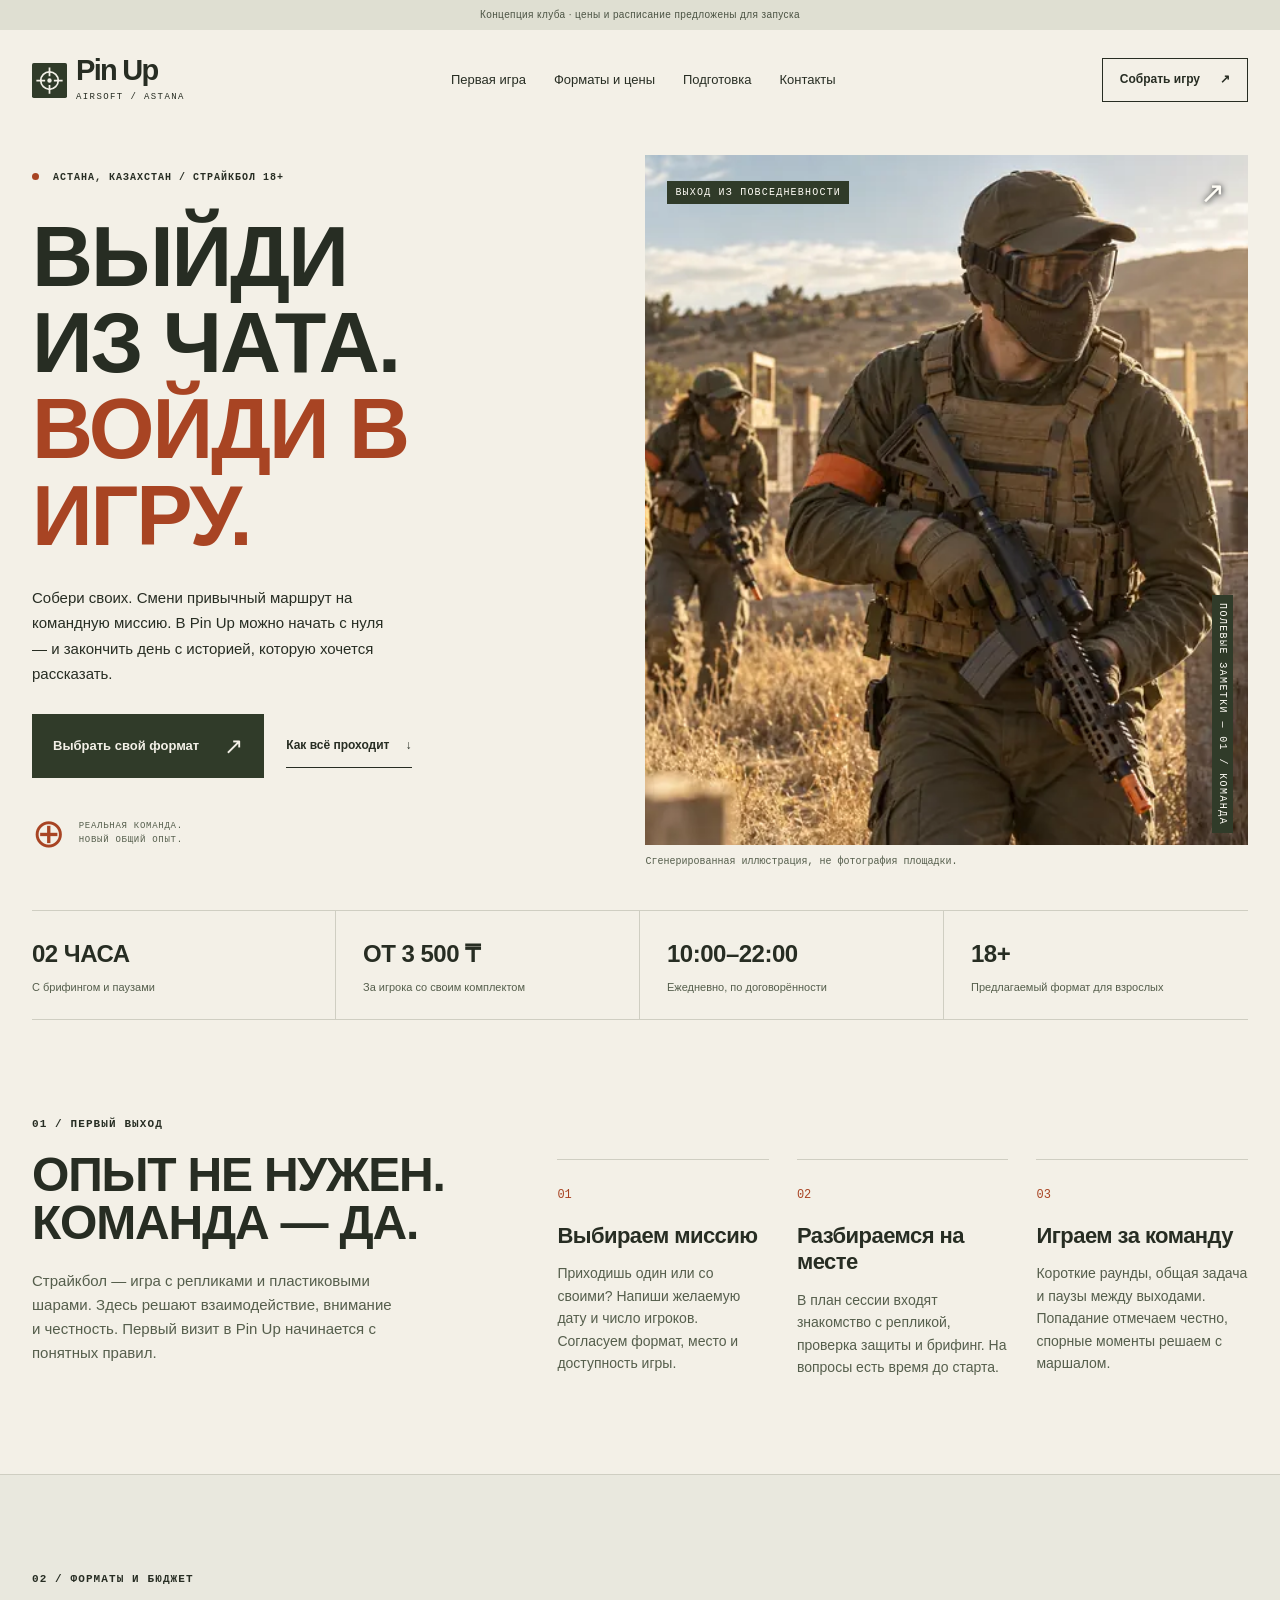
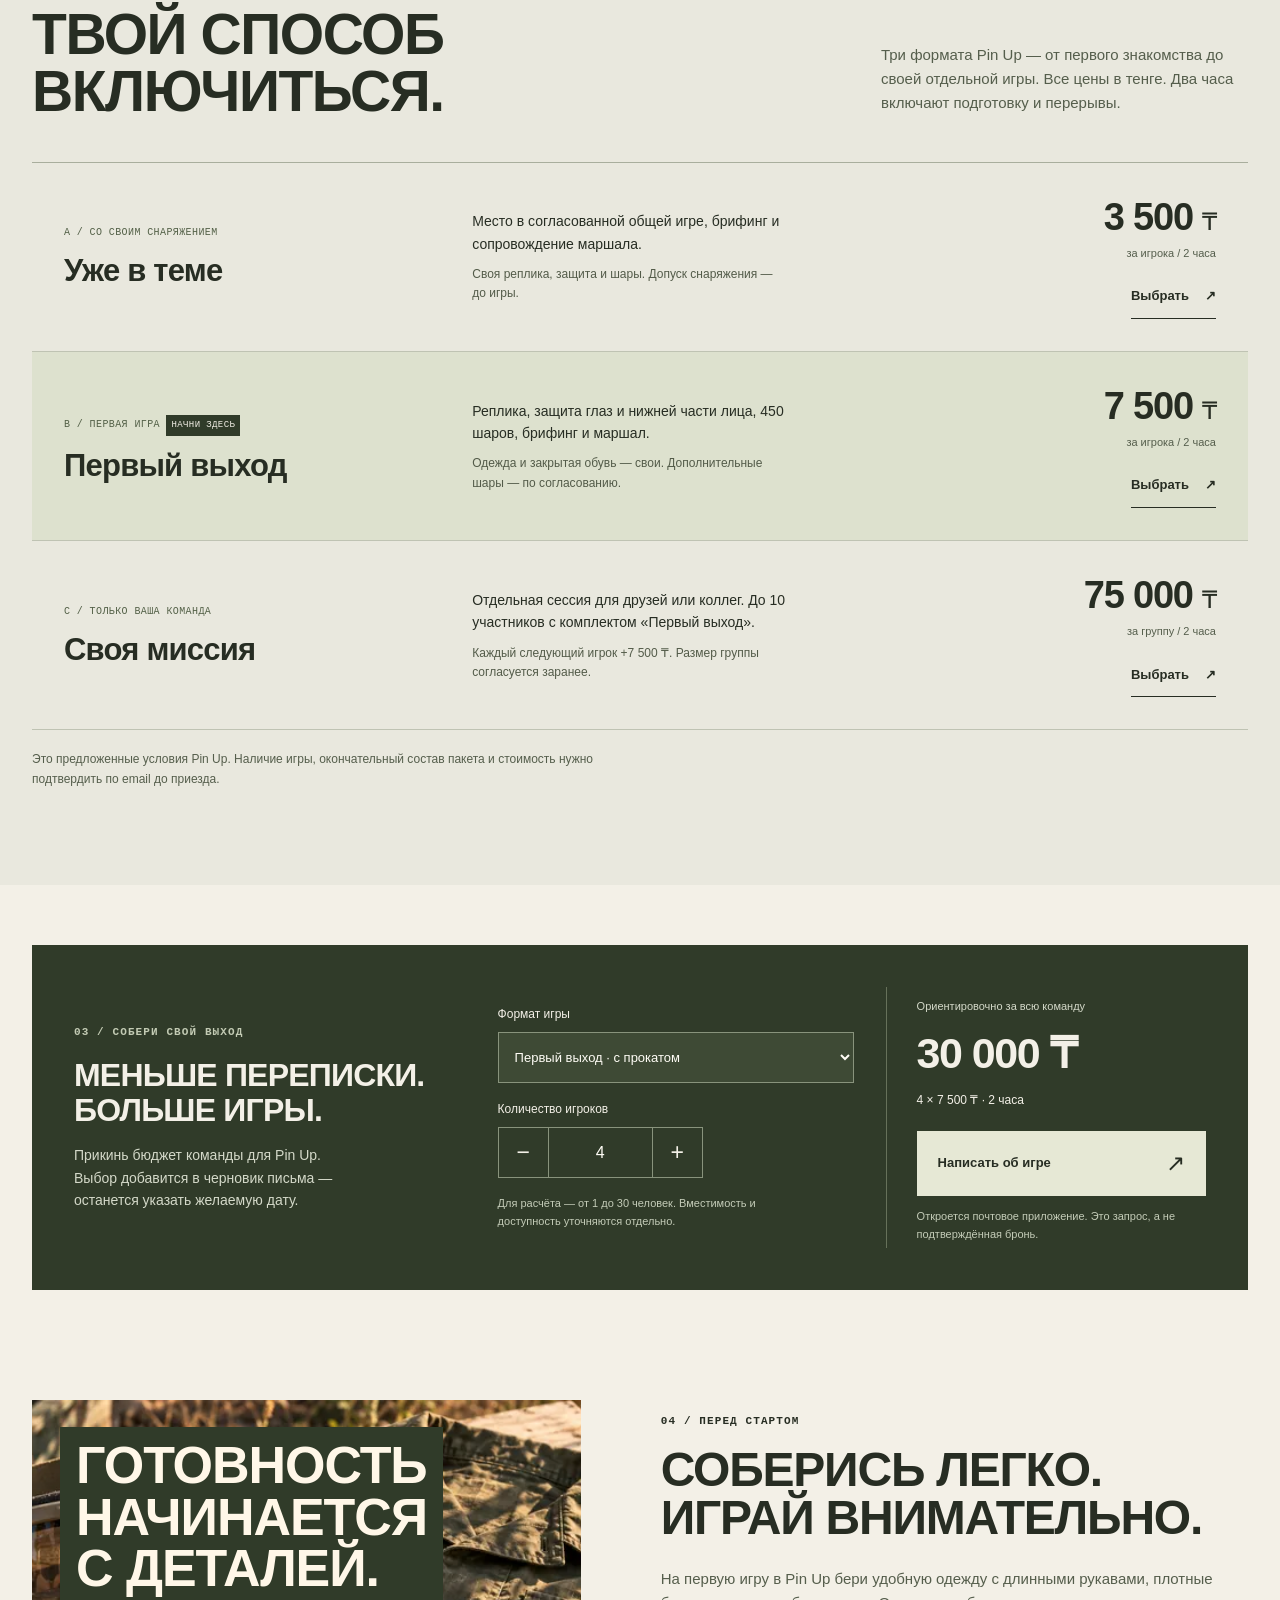
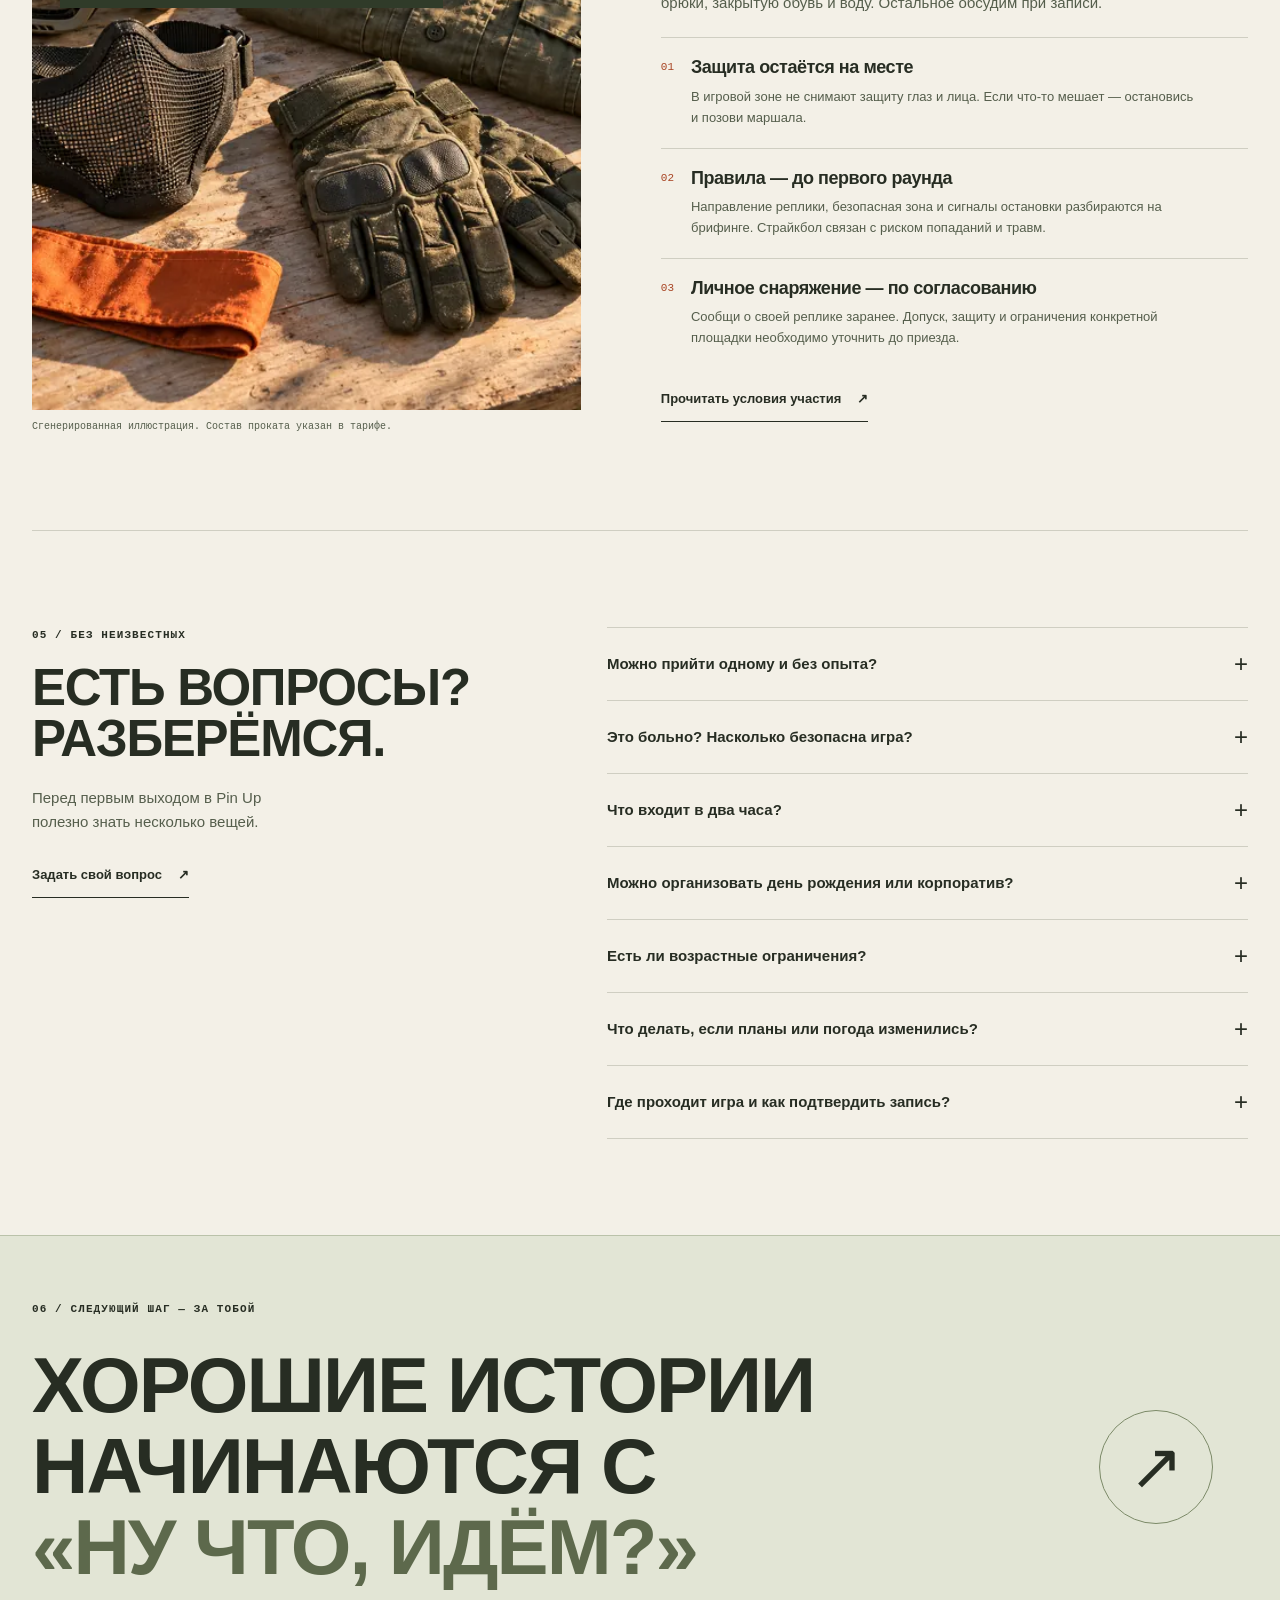
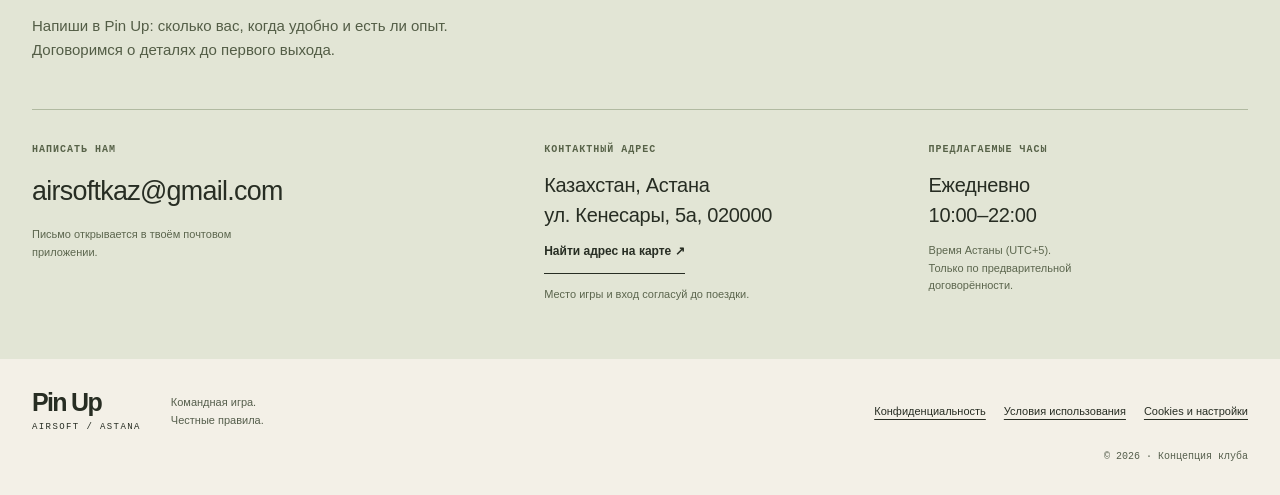
<file: index.html>
<!doctype html>
<html lang="ru-KZ">
<head>
  <meta charset="utf-8">
  <meta name="viewport" content="width=device-width, initial-scale=1">
  <meta name="robots" content="noindex, nofollow">
  <title>Pin Up — страйкбол в Астане: форматы игры и цены</title>
  <meta name="description" content="Страйкбол Pin Up в Астане: первый выход с прокатом, игра со своим комплектом и частная миссия для команды. Выберите формат, рассчитайте бюджет и напишите нам.">
  <meta name="theme-color" content="#303b29">
  <link rel="icon" href="assets/icons/mark.svg" type="image/svg+xml">
  <link rel="stylesheet" href="assets/css/styles.css">
  <script src="assets/js/main.js" defer></script>
</head>
<body>
<a class="skip-link" href="#main">Перейти к содержанию</a>
<div class="preview-strip">Концепция клуба · цены и расписание предложены для запуска</div>
<header class="site-header">
  <a class="brand" href="index.html" aria-label="Pin Up Airsoft — главная"><img src="assets/icons/mark.svg" width="35" height="35" data-above-fold alt=""><span class="brand-name">Pin Up<span>AIRSOFT / ASTANA</span></span></a>
  <button class="menu-toggle" type="button" aria-expanded="false" aria-controls="main-nav">Меню <span aria-hidden="true">＋</span></button>
  <nav id="main-nav" aria-label="Главная навигация"><a href="#first-game">Первая игра</a><a href="#formats">Форматы и цены</a><a href="#prepare">Подготовка</a><a href="#contacts">Контакты</a></nav>
  <a class="header-cta" href="#calculate">Собрать игру <span aria-hidden="true">↗</span></a>
</header>
<main id="main">
  <section class="hero section-shell" aria-labelledby="hero-title">
    <div class="hero-copy">
      <p class="eyebrow"><span class="status-dot" aria-hidden="true"></span> АСТАНА, КАЗАХСТАН / СТРАЙКБОЛ 18+</p>
      <h1 id="hero-title">ВЫЙДИ<br>ИЗ ЧАТА.<br><span>ВОЙДИ В ИГРУ.</span></h1>
      <p class="hero-description">Собери своих. Смени привычный маршрут на командную миссию. В Pin Up можно начать с нуля — и закончить день с историей, которую хочется рассказать.</p>
      <div class="hero-actions"><a class="button button-dark" href="#formats">Выбрать свой формат <span aria-hidden="true">↗</span></a><a class="text-link" href="#first-game">Как всё проходит <span aria-hidden="true">↓</span></a></div>
      <div class="hero-stamp"><span class="stamp-cross" aria-hidden="true">⊕</span><span>РЕАЛЬНАЯ КОМАНДА.<br>НОВЫЙ ОБЩИЙ ОПЫТ.</span></div>
    </div>
    <figure class="hero-visual">
      <img src="assets/images/team-1280.webp" srcset="assets/images/team-480.webp 480w, assets/images/team-800.webp 800w, assets/images/team-1280.webp 1280w, assets/images/team-1536.webp 1536w" sizes="(min-width: 1000px) 49vw, 100vw" width="1536" height="1024" data-hero loading="eager" fetchpriority="high" alt="Взрослая команда в защитных очках и масках на страйкбольной площадке — тематическая иллюстрация">
      <div class="photo-label"><span>ВЫХОД ИЗ ПОВСЕДНЕВНОСТИ</span><span aria-hidden="true">↗</span></div>
      <figcaption>Сгенерированная иллюстрация, не фотография площадки.</figcaption>
      <span class="image-index" aria-hidden="true">ПОЛЕВЫЕ ЗАМЕТКИ — 01 / КОМАНДА</span>
    </figure>
  </section>
  <div class="facts-strip section-shell"><p><strong>02 ЧАСА</strong><span>С брифингом и паузами</span></p><p><strong>ОТ 3 500 ₸</strong><span>За игрока со своим комплектом</span></p><p><strong>10:00–22:00</strong><span>Ежедневно, по договорённости</span></p><p><strong>18+</strong><span>Предлагаемый формат для взрослых</span></p></div>

  <section id="first-game" class="section-shell section-space first-game">
    <div class="section-heading"><p class="eyebrow">01 / ПЕРВЫЙ ВЫХОД</p><h2>ОПЫТ НЕ НУЖЕН.<br>КОМАНДА — ДА.</h2><p>Страйкбол — игра с репликами и пластиковыми шарами. Здесь решают взаимодействие, внимание и честность. Первый визит в Pin Up начинается с понятных правил.</p></div>
    <div class="steps"><article><span class="step-number">01</span><h3>Выбираем миссию</h3><p>Приходишь один или со своими? Напиши желаемую дату и число игроков. Согласуем формат, место и доступность игры.</p></article><article><span class="step-number">02</span><h3>Разбираемся на месте</h3><p>В план сессии входят знакомство с репликой, проверка защиты и брифинг. На вопросы есть время до старта.</p></article><article><span class="step-number">03</span><h3>Играем за команду</h3><p>Короткие раунды, общая задача и паузы между выходами. Попадание отмечаем честно, спорные моменты решаем с маршалом.</p></article></div>
  </section>

  <section id="formats" class="formats section-space">
    <div class="section-shell"><div class="section-heading horizontal"><div><p class="eyebrow">02 / ФОРМАТЫ И БЮДЖЕТ</p><h2>ТВОЙ СПОСОБ<br>ВКЛЮЧИТЬСЯ.</h2></div><p>Три формата Pin Up — от первого знакомства до своей отдельной игры. Все цены в тенге. Два часа включают подготовку и перерывы.</p></div>
    <div class="price-list">
      <article class="price-row"><div class="price-name"><span class="row-index">A / СО СВОИМ СНАРЯЖЕНИЕМ</span><h3>Уже в теме</h3></div><div class="price-details"><p>Место в согласованной общей игре, брифинг и сопровождение маршала.</p><p class="muted">Своя реплика, защита и шары. Допуск снаряжения — до игры.</p></div><div class="price-action"><p class="price">3 500 <span>₸</span></p><span>за игрока / 2 часа</span><a href="#calculate" data-package="own" class="text-link">Выбрать <span aria-hidden="true">↗</span></a></div></article>
      <article class="price-row featured"><div class="price-name"><span class="row-index">B / ПЕРВАЯ ИГРА <span class="small-tag">НАЧНИ ЗДЕСЬ</span></span><h3>Первый выход</h3></div><div class="price-details"><p>Реплика, защита глаз и нижней части лица, 450 шаров, брифинг и маршал.</p><p class="muted">Одежда и закрытая обувь — свои. Дополнительные шары — по согласованию.</p></div><div class="price-action"><p class="price">7 500 <span>₸</span></p><span>за игрока / 2 часа</span><a href="#calculate" data-package="rental" class="text-link">Выбрать <span aria-hidden="true">↗</span></a></div></article>
      <article class="price-row"><div class="price-name"><span class="row-index">C / ТОЛЬКО ВАША КОМАНДА</span><h3>Своя миссия</h3></div><div class="price-details"><p>Отдельная сессия для друзей или коллег. До 10 участников с комплектом «Первый выход».</p><p class="muted">Каждый следующий игрок +7 500 ₸. Размер группы согласуется заранее.</p></div><div class="price-action"><p class="price">75 000 <span>₸</span></p><span>за группу / 2 часа</span><a href="#calculate" data-package="private" class="text-link">Выбрать <span aria-hidden="true">↗</span></a></div></article>
    </div>
    <p class="price-note">Это предложенные условия Pin Up. Наличие игры, окончательный состав пакета и стоимость нужно подтвердить по email до приезда.</p>
    </div>
  </section>

  <section id="calculate" class="calculator section-shell" aria-labelledby="calc-title">
    <div class="calculator-intro"><p class="eyebrow">03 / СОБЕРИ СВОЙ ВЫХОД</p><h2 id="calc-title">МЕНЬШЕ ПЕРЕПИСКИ.<br>БОЛЬШЕ ИГРЫ.</h2><p>Прикинь бюджет команды для Pin Up. Выбор добавится в черновик письма — останется указать желаемую дату.</p></div>
    <div class="calculator-controls"><div class="field"><label for="package">Формат игры</label><select id="package"><option value="rental">Первый выход · с прокатом</option><option value="own">Уже в теме · свой комплект</option><option value="private">Своя миссия · частная группа</option></select></div><div class="field"><label for="players">Количество игроков</label><div class="stepper"><button type="button" id="decrease" aria-label="Уменьшить число игроков">−</button><input id="players" type="number" min="1" max="30" step="1" value="4" inputmode="numeric" aria-describedby="player-help cost-detail"><button type="button" id="increase" aria-label="Увеличить число игроков">+</button></div></div><p id="player-help" class="calculator-note">Для расчёта — от 1 до 30 человек. Вместимость и доступность уточняются отдельно.</p></div>
    <div class="calculator-total"><span>Ориентировочно за всю команду</span><output id="total" for="package players" aria-live="polite">30 000 ₸</output><p id="cost-detail">4 игрока × 7 500 ₸ · 2 часа</p><a class="button button-light" id="email-request" href="mailto:airsoftkaz@gmail.com?subject=Запрос%20на%20игру">Написать об игре <span aria-hidden="true">↗</span></a><p class="calculator-note">Откроется почтовое приложение. Это запрос, а не подтверждённая бронь.</p></div>
    <noscript><p class="no-js-note">Для автоматического расчёта нужен JavaScript. Цены указаны выше; написать можно на <a href="mailto:airsoftkaz@gmail.com">airsoftkaz@gmail.com</a>.</p></noscript>
  </section>

  <section id="prepare" class="section-shell section-space preparation">
    <figure class="gear-visual"><img src="assets/images/gear-800.webp" srcset="assets/images/gear-480.webp 480w, assets/images/gear-800.webp 800w, assets/images/gear-1280.webp 1280w" sizes="(min-width: 900px) 43vw, 100vw" width="1536" height="1024" loading="lazy" decoding="async" alt="Защитные очки, маска, перчатки и повязка на деревянном столе — тематическая иллюстрация"><figcaption>Сгенерированная иллюстрация. Состав проката указан в тарифе.</figcaption><span class="gear-caption" aria-hidden="true">ГОТОВНОСТЬ<br>НАЧИНАЕТСЯ<br>С ДЕТАЛЕЙ.</span></figure>
    <div class="prepare-copy"><p class="eyebrow">04 / ПЕРЕД СТАРТОМ</p><h2>СОБЕРИСЬ ЛЕГКО.<br>ИГРАЙ ВНИМАТЕЛЬНО.</h2><p>На первую игру в Pin Up бери удобную одежду с длинными рукавами, плотные брюки, закрытую обувь и воду. Остальное обсудим при записи.</p><div class="rule"><span>01</span><div><h3>Защита остаётся на месте</h3><p>В игровой зоне не снимают защиту глаз и лица. Если что-то мешает — остановись и позови маршала.</p></div></div><div class="rule"><span>02</span><div><h3>Правила — до первого раунда</h3><p>Направление реплики, безопасная зона и сигналы остановки разбираются на брифинге. Страйкбол связан с риском попаданий и травм.</p></div></div><div class="rule"><span>03</span><div><h3>Личное снаряжение — по согласованию</h3><p>Сообщи о своей реплике заранее. Допуск, защиту и ограничения конкретной площадки необходимо уточнить до приезда.</p></div></div><a href="terms.html" class="text-link">Прочитать условия участия <span aria-hidden="true">↗</span></a></div>
  </section>

  <section id="questions" class="faq section-shell section-space"><div class="section-heading"><p class="eyebrow">05 / БЕЗ НЕИЗВЕСТНЫХ</p><h2>ЕСТЬ ВОПРОСЫ?<br>РАЗБЕРЁМСЯ.</h2><p>Перед первым выходом в Pin Up полезно знать несколько вещей.</p><a class="text-link" href="mailto:airsoftkaz@gmail.com">Задать свой вопрос <span aria-hidden="true">↗</span></a></div><div class="faq-list">
    <details><summary>Можно прийти одному и без опыта?</summary><p>Да, можно запросить место в общей игре. Для новичка предусмотрен формат с прокатом и брифингом. Дату и наличие группы нужно согласовать по email — фиксированного расписания открытых игр на сайте нет.</p></details>
    <details><summary>Это больно? Насколько безопасна игра?</summary><p>Попадание пластикового шара может быть чувствительным и оставить синяк. Защита, подходящая одежда и выполнение правил снижают риск, но не исключают его. При сомнениях в возможности участвовать в активной игре заранее проконсультируйся с врачом.</p></details>
    <details><summary>Что входит в два часа?</summary><p>В предложенной модели Pin Up это вся сессия: выдача и проверка снаряжения, брифинг, игровые раунды и перерывы. Это не два часа непрерывной игры. Точное время прибытия согласуется в переписке.</p></details>
    <details><summary>Можно организовать день рождения или корпоратив?</summary><p>Для взрослой компании подойдёт «Своя миссия»: отдельная сессия с базовой ценой за группу до 10 игроков. Укажи повод, количество участников и пожелания. Питание, трансфер и отдельная зона отдыха в тариф не включены.</p></details>
    <details><summary>Есть ли возрастные ограничения?</summary><p>Для проекта выбран формат 18+. Это предлагаемое правило клуба, а не утверждение о законодательном минимуме. Программы для несовершеннолетних на сайте не предлагаются.</p></details>
    <details><summary>Что делать, если планы или погода изменились?</summary><p>Напиши на email как можно раньше. Возможность переноса, условия отмены и зависимость от погоды необходимо согласовать при подтверждении конкретной игры. Сайт не принимает оплату и не удерживает штрафы.</p></details>
    <details><summary>Где проходит игра и как подтвердить запись?</summary><p>Напиши в Pin Up и дождись ответа с датой, временем, точным местом встречи и итоговой ценой. Указанный контактный адрес не заменяет подтверждение места игры. Открытие письма или расчёт на сайте не создают бронь.</p></details>
  </div></section>

  <section id="contacts" class="contacts"><div class="section-shell"><p class="eyebrow">06 / СЛЕДУЮЩИЙ ШАГ — ЗА ТОБОЙ</p><div class="contact-top"><h2>ХОРОШИЕ ИСТОРИИ<br>НАЧИНАЮТСЯ С<br><span>«НУ ЧТО, ИДЁМ?»</span></h2><a class="round-arrow" href="mailto:airsoftkaz@gmail.com" aria-label="Написать об игре на email"><span aria-hidden="true">↗</span></a></div><p class="contact-intro">Напиши в Pin Up: сколько вас, когда удобно и есть ли опыт. Договоримся о деталях до первого выхода.</p><div class="contact-grid"><div><span class="eyebrow">НАПИСАТЬ НАМ</span><a class="email-link" href="mailto:airsoftkaz@gmail.com">airsoftkaz@gmail.com</a><p>Письмо открывается в твоём почтовом приложении.</p></div><div><span class="eyebrow">КОНТАКТНЫЙ АДРЕС</span><address>Казахстан, Астана<br>ул. Кенесары, 5а, 020000</address><a class="text-link" href="https://www.google.com/maps/search/?api=1&amp;query=Kenesary+St+5a+Astana+Kazakhstan" target="_blank" rel="noopener noreferrer">Найти адрес на карте ↗</a><p>Место игры и вход согласуй до поездки.</p></div><div><span class="eyebrow">ПРЕДЛАГАЕМЫЕ ЧАСЫ</span><p class="hours">Ежедневно<br>10:00–22:00</p><p>Время Астаны (UTC+5).<br>Только по предварительной договорённости.</p></div></div></div></section>
</main>
<footer class="site-footer"><a class="brand" href="index.html">Pin Up<span>AIRSOFT / ASTANA</span></a><p>Командная игра. Честные правила.</p><nav aria-label="Правовая информация"><a href="privacy.html">Конфиденциальность</a><a href="terms.html">Условия использования</a><a href="cookies.html">Cookies и настройки</a></nav><span class="copyright">© 2026 · Концепция клуба</span></footer>
</body>
</html>
</file>
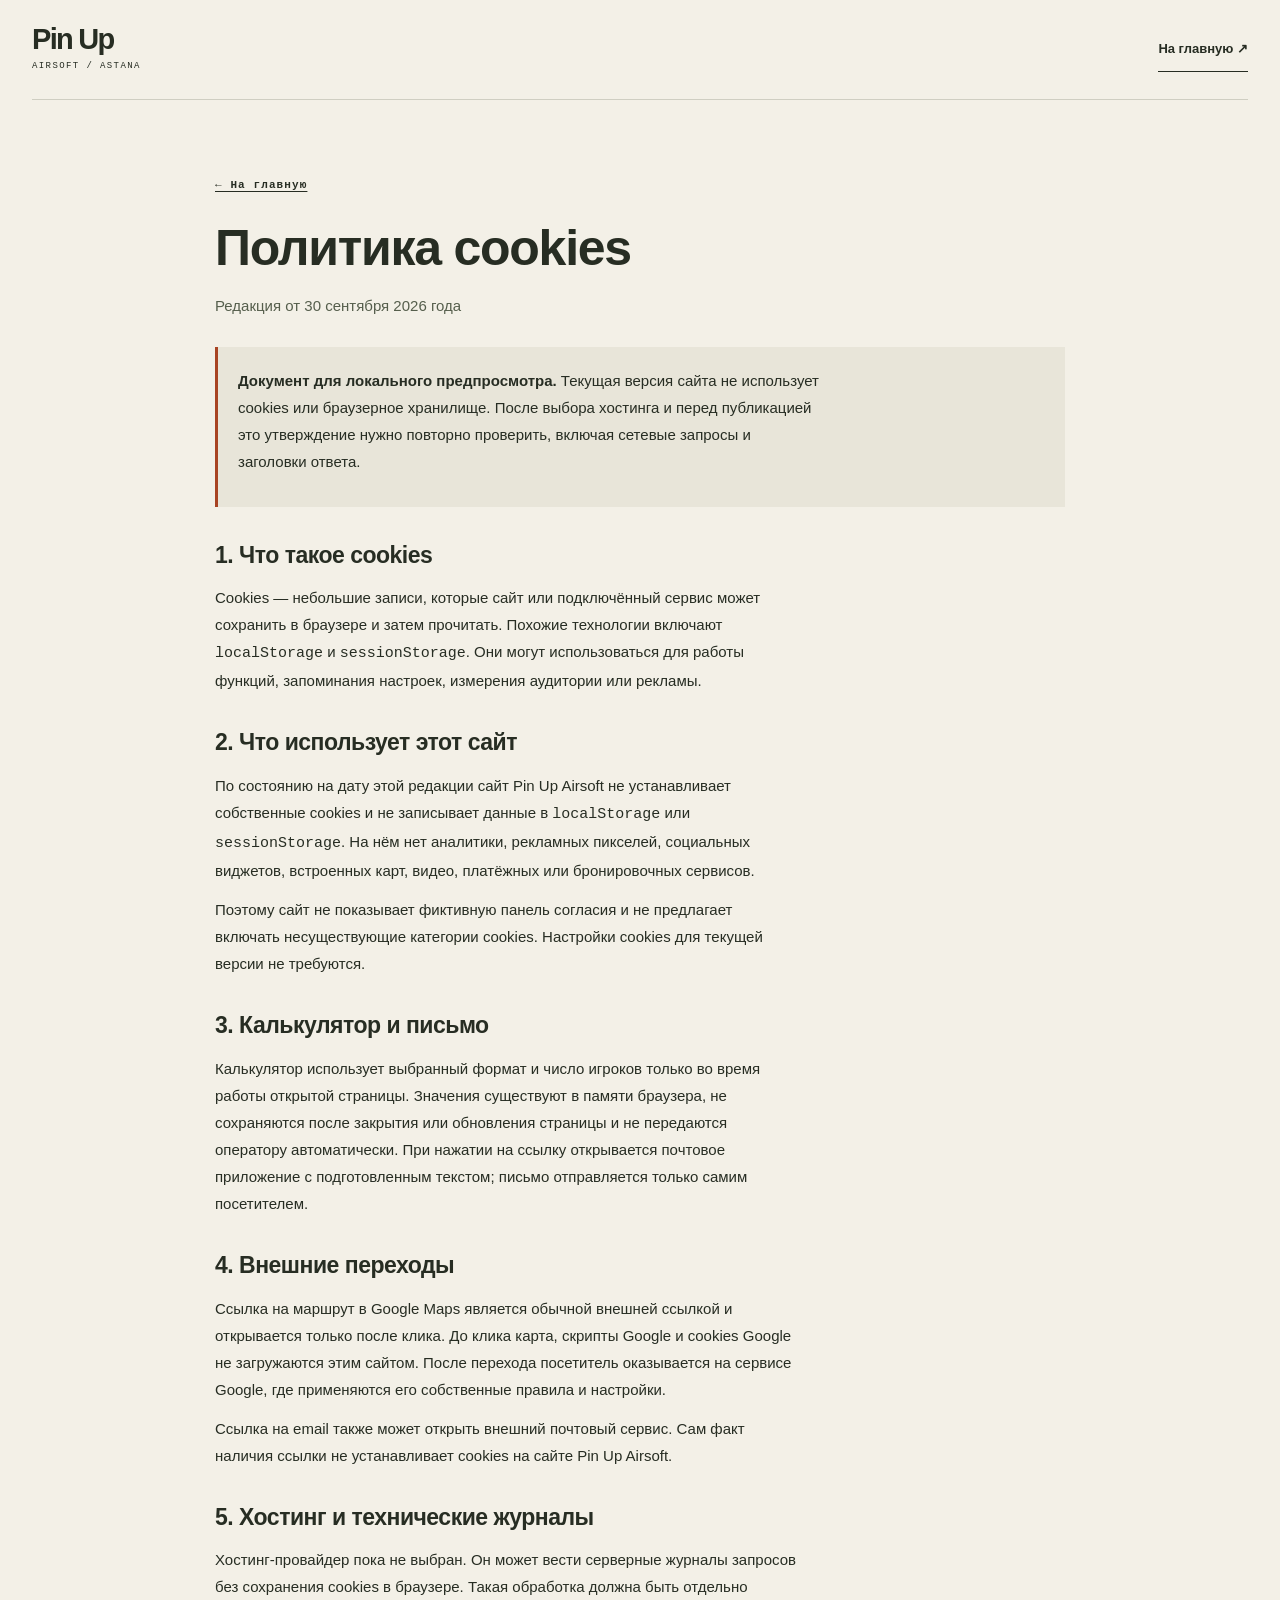
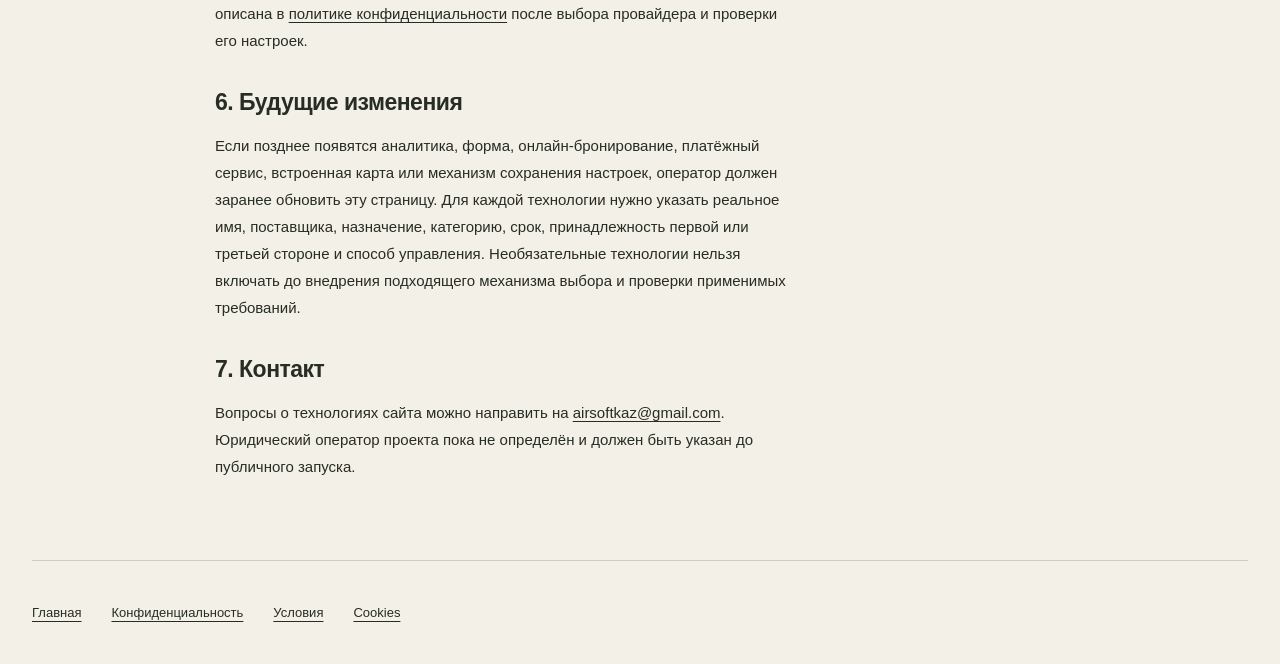
<file: cookies.html>
<!doctype html>
<html lang="ru-KZ">
<head>
  <meta charset="utf-8">
  <meta name="viewport" content="width=device-width, initial-scale=1">
  <meta name="robots" content="noindex, nofollow">
  <meta name="description" content="Информация о cookies в предпросмотре-сайте Pin Up Airsoft: сайт не использует cookies, аналитику или браузерное хранилище.">
  <title>Политика cookies — Pin Up Airsoft Astana</title>
  <link rel="icon" href="assets/icons/mark.svg" type="image/svg+xml">
  <link rel="stylesheet" href="assets/css/styles.css">
</head>
<body class="legal-page">
  <header class="site-header">
    <a class="brand" href="index.html">Pin Up<span>AIRSOFT / ASTANA</span></a>
    <a class="text-link" href="index.html">На главную ↗</a>
  </header>

  <main id="main" class="legal-content">
    <a class="eyebrow" href="index.html">← На главную</a>
    <h1>Политика cookies</h1>
    <p class="legal-date">Редакция от 30 сентября 2026 года</p>
    <div class="legal-notice">
      <p><strong>Документ для локального предпросмотра.</strong> Текущая версия сайта не использует cookies или браузерное хранилище. После выбора хостинга и перед публикацией это утверждение нужно повторно проверить, включая сетевые запросы и заголовки ответа.</p>
    </div>

    <section>
      <h2>1. Что такое cookies</h2>
      <p>Cookies — небольшие записи, которые сайт или подключённый сервис может сохранить в браузере и затем прочитать. Похожие технологии включают <code>localStorage</code> и <code>sessionStorage</code>. Они могут использоваться для работы функций, запоминания настроек, измерения аудитории или рекламы.</p>
    </section>

    <section>
      <h2>2. Что использует этот сайт</h2>
      <p>По состоянию на дату этой редакции сайт Pin Up Airsoft не устанавливает собственные cookies и не записывает данные в <code>localStorage</code> или <code>sessionStorage</code>. На нём нет аналитики, рекламных пикселей, социальных виджетов, встроенных карт, видео, платёжных или бронировочных сервисов.</p>
      <p>Поэтому сайт не показывает фиктивную панель согласия и не предлагает включать несуществующие категории cookies. Настройки cookies для текущей версии не требуются.</p>
    </section>

    <section>
      <h2>3. Калькулятор и письмо</h2>
      <p>Калькулятор использует выбранный формат и число игроков только во время работы открытой страницы. Значения существуют в памяти браузера, не сохраняются после закрытия или обновления страницы и не передаются оператору автоматически. При нажатии на ссылку открывается почтовое приложение с подготовленным текстом; письмо отправляется только самим посетителем.</p>
    </section>

    <section>
      <h2>4. Внешние переходы</h2>
      <p>Ссылка на маршрут в Google Maps является обычной внешней ссылкой и открывается только после клика. До клика карта, скрипты Google и cookies Google не загружаются этим сайтом. После перехода посетитель оказывается на сервисе Google, где применяются его собственные правила и настройки.</p>
      <p>Ссылка на email также может открыть внешний почтовый сервис. Сам факт наличия ссылки не устанавливает cookies на сайте Pin Up Airsoft.</p>
    </section>

    <section>
      <h2>5. Хостинг и технические журналы</h2>
      <p>Хостинг-провайдер пока не выбран. Он может вести серверные журналы запросов без сохранения cookies в браузере. Такая обработка должна быть отдельно описана в <a href="privacy.html">политике конфиденциальности</a> после выбора провайдера и проверки его настроек.</p>
    </section>

    <section>
      <h2>6. Будущие изменения</h2>
      <p>Если позднее появятся аналитика, форма, онлайн-бронирование, платёжный сервис, встроенная карта или механизм сохранения настроек, оператор должен заранее обновить эту страницу. Для каждой технологии нужно указать реальное имя, поставщика, назначение, категорию, срок, принадлежность первой или третьей стороне и способ управления. Необязательные технологии нельзя включать до внедрения подходящего механизма выбора и проверки применимых требований.</p>
    </section>

    <section>
      <h2>7. Контакт</h2>
      <p>Вопросы о технологиях сайта можно направить на <a href="mailto:airsoftkaz@gmail.com?subject=Вопрос%20о%20cookies">airsoftkaz@gmail.com</a>. Юридический оператор проекта пока не определён и должен быть указан до публичного запуска.</p>
    </section>
  </main>

  <footer class="site-footer">
    <a href="index.html">Главная</a>
    <a href="privacy.html">Конфиденциальность</a>
    <a href="terms.html">Условия</a>
    <a href="cookies.html" aria-current="page">Cookies</a>
  </footer>
</body>
</html>
</file>
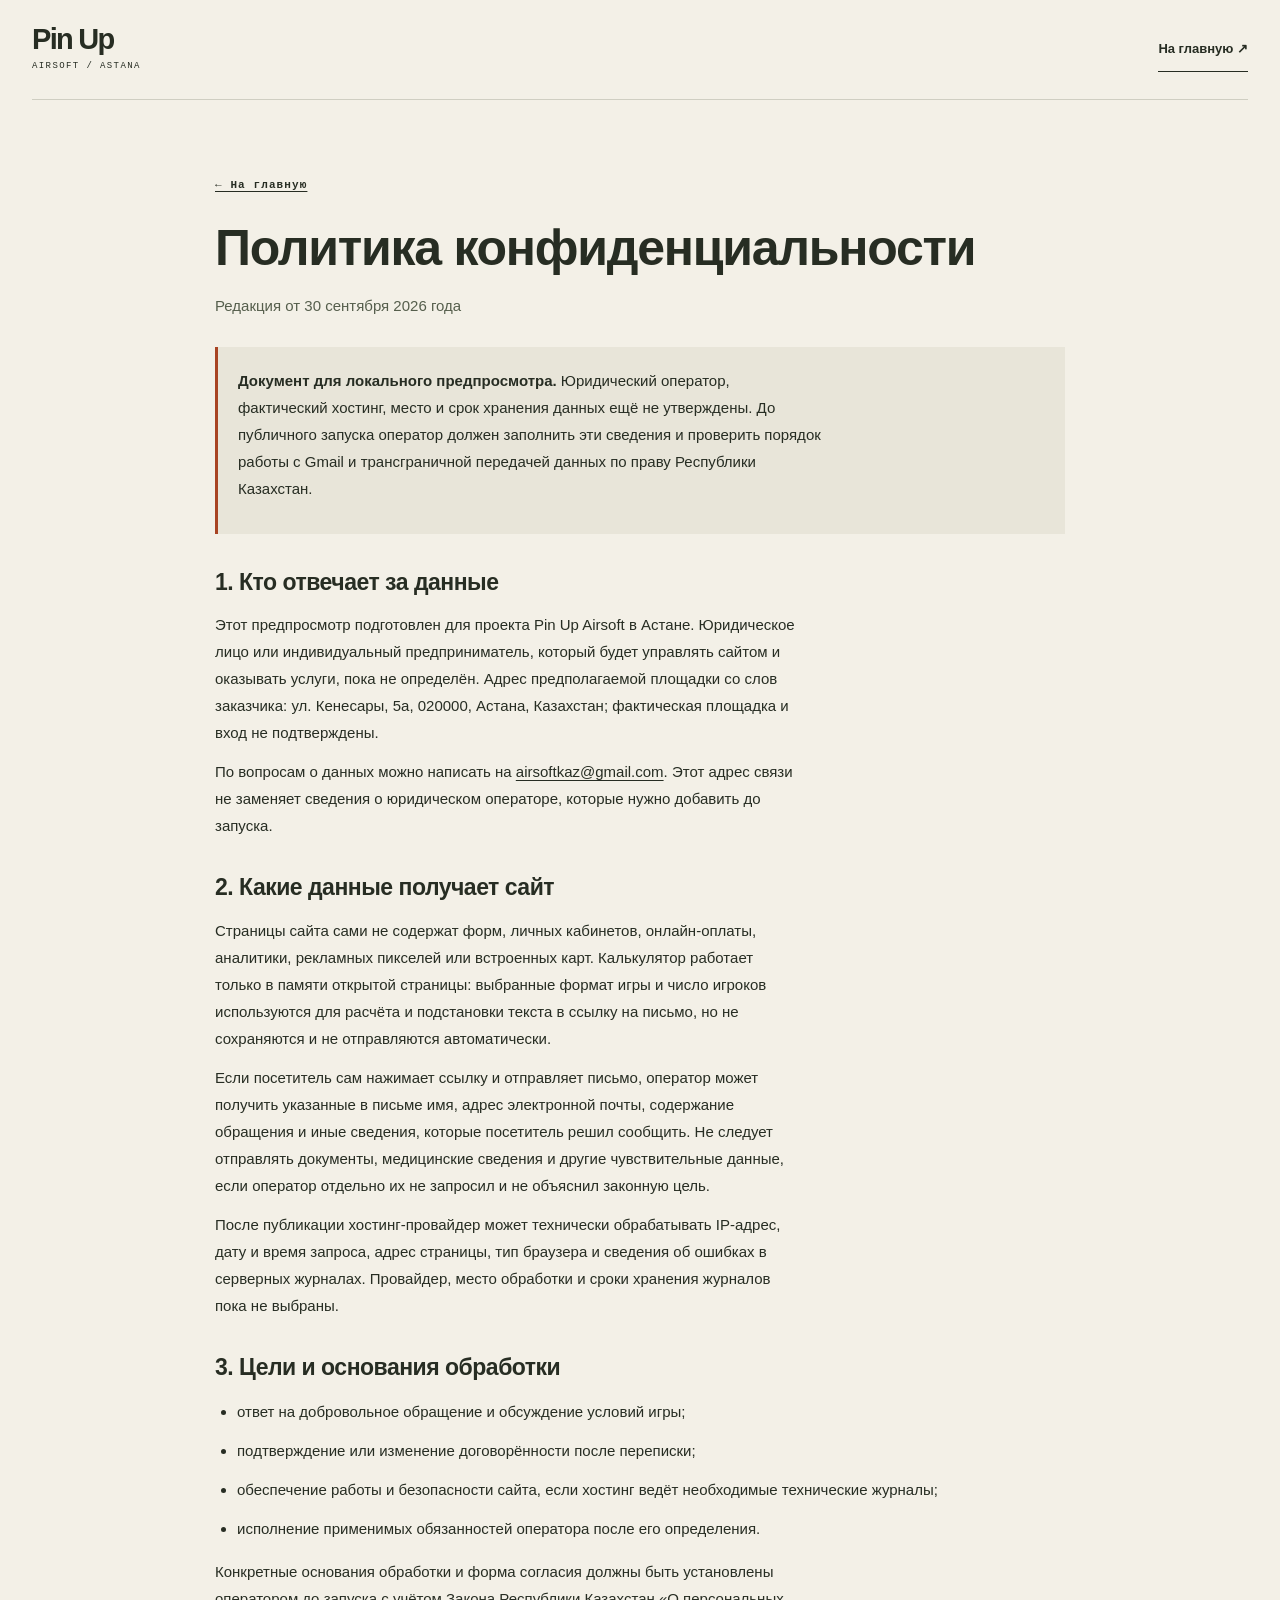
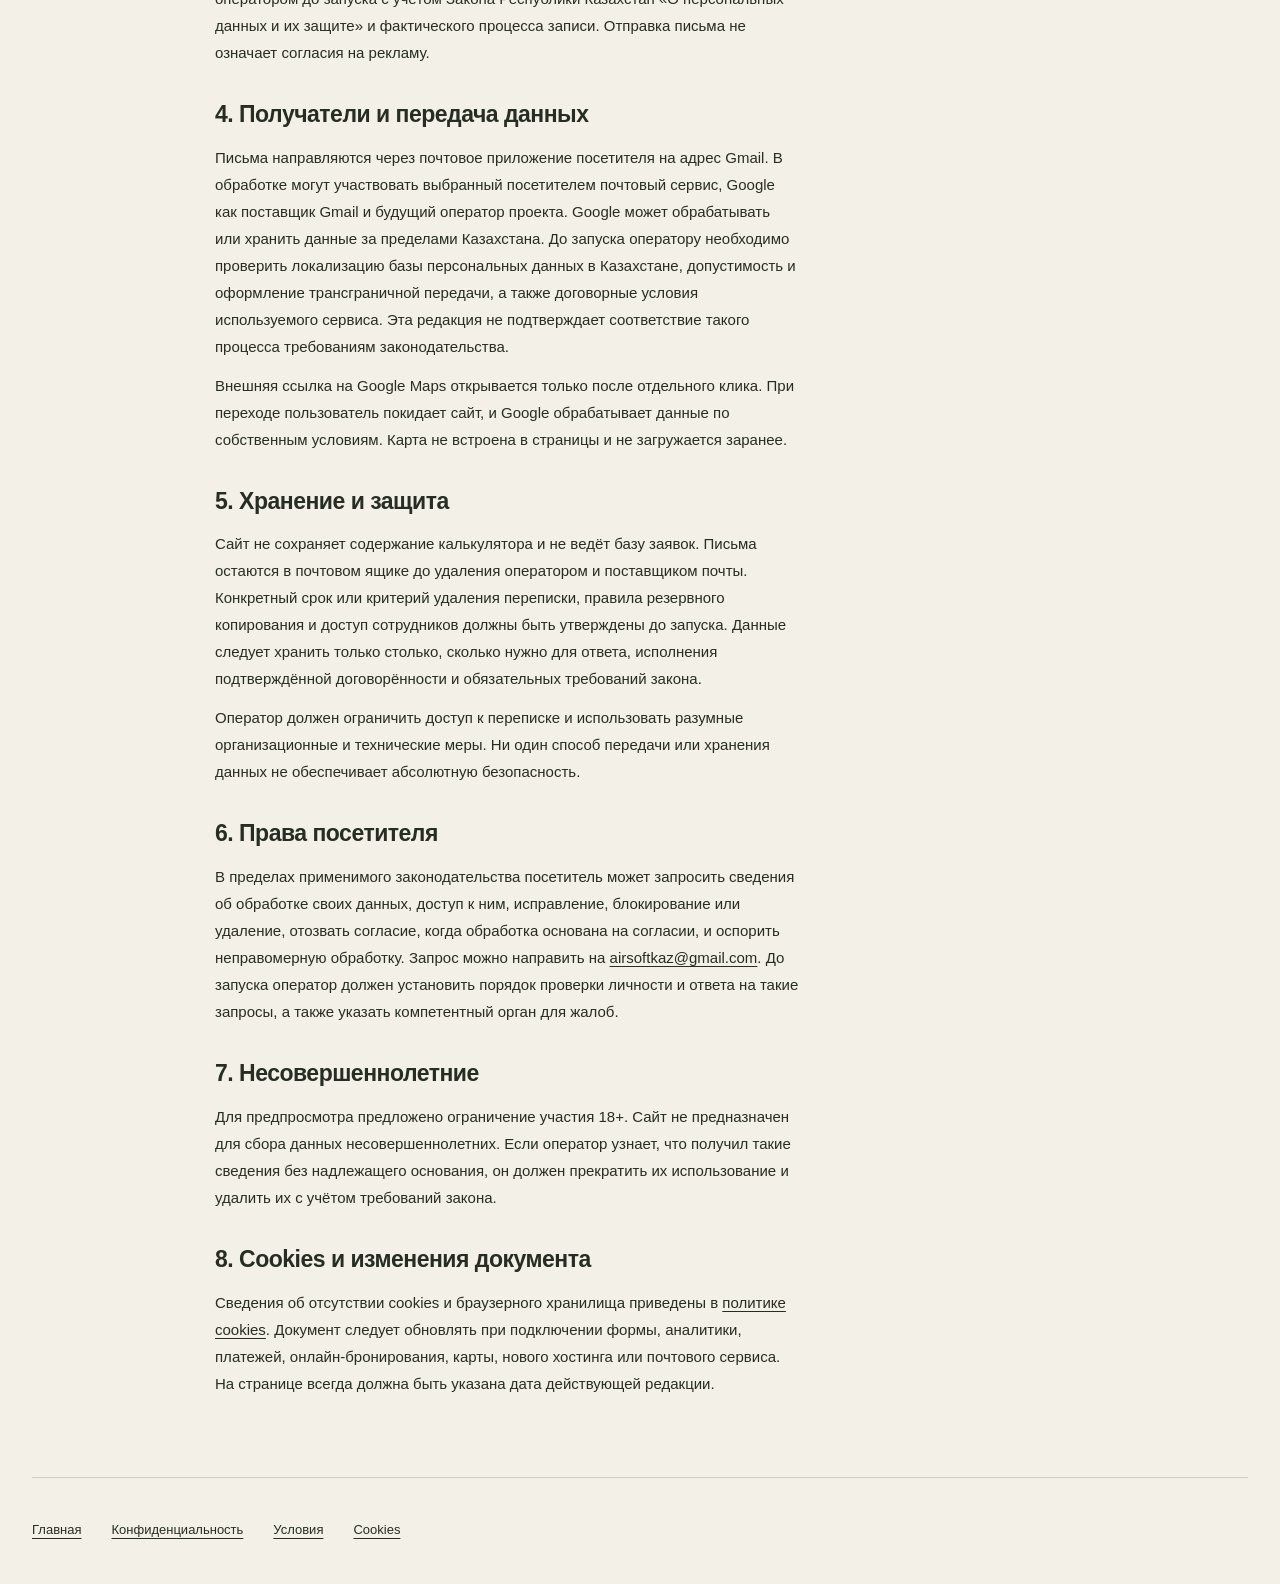
<file: privacy.html>
<!doctype html>
<html lang="ru-KZ">
<head>
  <meta charset="utf-8">
  <meta name="viewport" content="width=device-width, initial-scale=1">
  <meta name="robots" content="noindex, nofollow">
  <meta name="description" content="Политика конфиденциальности предпросмотра сайта Pin Up Airsoft в Астане: обращения по email, данные, хранение и права посетителей.">
  <title>Политика конфиденциальности — Pin Up Airsoft Astana</title>
  <link rel="icon" href="assets/icons/mark.svg" type="image/svg+xml">
  <link rel="stylesheet" href="assets/css/styles.css">
</head>
<body class="legal-page">
  <header class="site-header">
    <a class="brand" href="index.html">Pin Up<span>AIRSOFT / ASTANA</span></a>
    <a class="text-link" href="index.html">На главную ↗</a>
  </header>

  <main id="main" class="legal-content">
    <a class="eyebrow" href="index.html">← На главную</a>
    <h1>Политика конфиденциальности</h1>
    <p class="legal-date">Редакция от 30 сентября 2026 года</p>
    <div class="legal-notice">
      <p><strong>Документ для локального предпросмотра.</strong> Юридический оператор, фактический хостинг, место и срок хранения данных ещё не утверждены. До публичного запуска оператор должен заполнить эти сведения и проверить порядок работы с Gmail и трансграничной передачей данных по праву Республики Казахстан.</p>
    </div>

    <section>
      <h2>1. Кто отвечает за данные</h2>
      <p>Этот предпросмотр подготовлен для проекта Pin Up Airsoft в Астане. Юридическое лицо или индивидуальный предприниматель, который будет управлять сайтом и оказывать услуги, пока не определён. Адрес предполагаемой площадки со слов заказчика: ул. Кенесары, 5а, 020000, Астана, Казахстан; фактическая площадка и вход не подтверждены.</p>
      <p>По вопросам о данных можно написать на <a href="mailto:airsoftkaz@gmail.com">airsoftkaz@gmail.com</a>. Этот адрес связи не заменяет сведения о юридическом операторе, которые нужно добавить до запуска.</p>
    </section>

    <section>
      <h2>2. Какие данные получает сайт</h2>
      <p>Страницы сайта сами не содержат форм, личных кабинетов, онлайн-оплаты, аналитики, рекламных пикселей или встроенных карт. Калькулятор работает только в памяти открытой страницы: выбранные формат игры и число игроков используются для расчёта и подстановки текста в ссылку на письмо, но не сохраняются и не отправляются автоматически.</p>
      <p>Если посетитель сам нажимает ссылку и отправляет письмо, оператор может получить указанные в письме имя, адрес электронной почты, содержание обращения и иные сведения, которые посетитель решил сообщить. Не следует отправлять документы, медицинские сведения и другие чувствительные данные, если оператор отдельно их не запросил и не объяснил законную цель.</p>
      <p>После публикации хостинг-провайдер может технически обрабатывать IP-адрес, дату и время запроса, адрес страницы, тип браузера и сведения об ошибках в серверных журналах. Провайдер, место обработки и сроки хранения журналов пока не выбраны.</p>
    </section>

    <section>
      <h2>3. Цели и основания обработки</h2>
      <ul>
        <li>ответ на добровольное обращение и обсуждение условий игры;</li>
        <li>подтверждение или изменение договорённости после переписки;</li>
        <li>обеспечение работы и безопасности сайта, если хостинг ведёт необходимые технические журналы;</li>
        <li>исполнение применимых обязанностей оператора после его определения.</li>
      </ul>
      <p>Конкретные основания обработки и форма согласия должны быть установлены оператором до запуска с учётом Закона Республики Казахстан «О персональных данных и их защите» и фактического процесса записи. Отправка письма не означает согласия на рекламу.</p>
    </section>

    <section>
      <h2>4. Получатели и передача данных</h2>
      <p>Письма направляются через почтовое приложение посетителя на адрес Gmail. В обработке могут участвовать выбранный посетителем почтовый сервис, Google как поставщик Gmail и будущий оператор проекта. Google может обрабатывать или хранить данные за пределами Казахстана. До запуска оператору необходимо проверить локализацию базы персональных данных в Казахстане, допустимость и оформление трансграничной передачи, а также договорные условия используемого сервиса. Эта редакция не подтверждает соответствие такого процесса требованиям законодательства.</p>
      <p>Внешняя ссылка на Google Maps открывается только после отдельного клика. При переходе пользователь покидает сайт, и Google обрабатывает данные по собственным условиям. Карта не встроена в страницы и не загружается заранее.</p>
    </section>

    <section>
      <h2>5. Хранение и защита</h2>
      <p>Сайт не сохраняет содержание калькулятора и не ведёт базу заявок. Письма остаются в почтовом ящике до удаления оператором и поставщиком почты. Конкретный срок или критерий удаления переписки, правила резервного копирования и доступ сотрудников должны быть утверждены до запуска. Данные следует хранить только столько, сколько нужно для ответа, исполнения подтверждённой договорённости и обязательных требований закона.</p>
      <p>Оператор должен ограничить доступ к переписке и использовать разумные организационные и технические меры. Ни один способ передачи или хранения данных не обеспечивает абсолютную безопасность.</p>
    </section>

    <section>
      <h2>6. Права посетителя</h2>
      <p>В пределах применимого законодательства посетитель может запросить сведения об обработке своих данных, доступ к ним, исправление, блокирование или удаление, отозвать согласие, когда обработка основана на согласии, и оспорить неправомерную обработку. Запрос можно направить на <a href="mailto:airsoftkaz@gmail.com?subject=Запрос%20о%20персональных%20данных">airsoftkaz@gmail.com</a>. До запуска оператор должен установить порядок проверки личности и ответа на такие запросы, а также указать компетентный орган для жалоб.</p>
    </section>

    <section>
      <h2>7. Несовершеннолетние</h2>
      <p>Для предпросмотра предложено ограничение участия 18+. Сайт не предназначен для сбора данных несовершеннолетних. Если оператор узнает, что получил такие сведения без надлежащего основания, он должен прекратить их использование и удалить их с учётом требований закона.</p>
    </section>

    <section>
      <h2>8. Cookies и изменения документа</h2>
      <p>Сведения об отсутствии cookies и браузерного хранилища приведены в <a href="cookies.html">политике cookies</a>. Документ следует обновлять при подключении формы, аналитики, платежей, онлайн-бронирования, карты, нового хостинга или почтового сервиса. На странице всегда должна быть указана дата действующей редакции.</p>
    </section>
  </main>

  <footer class="site-footer">
    <a href="index.html">Главная</a>
    <a href="privacy.html" aria-current="page">Конфиденциальность</a>
    <a href="terms.html">Условия</a>
    <a href="cookies.html">Cookies</a>
  </footer>
</body>
</html>
</file>
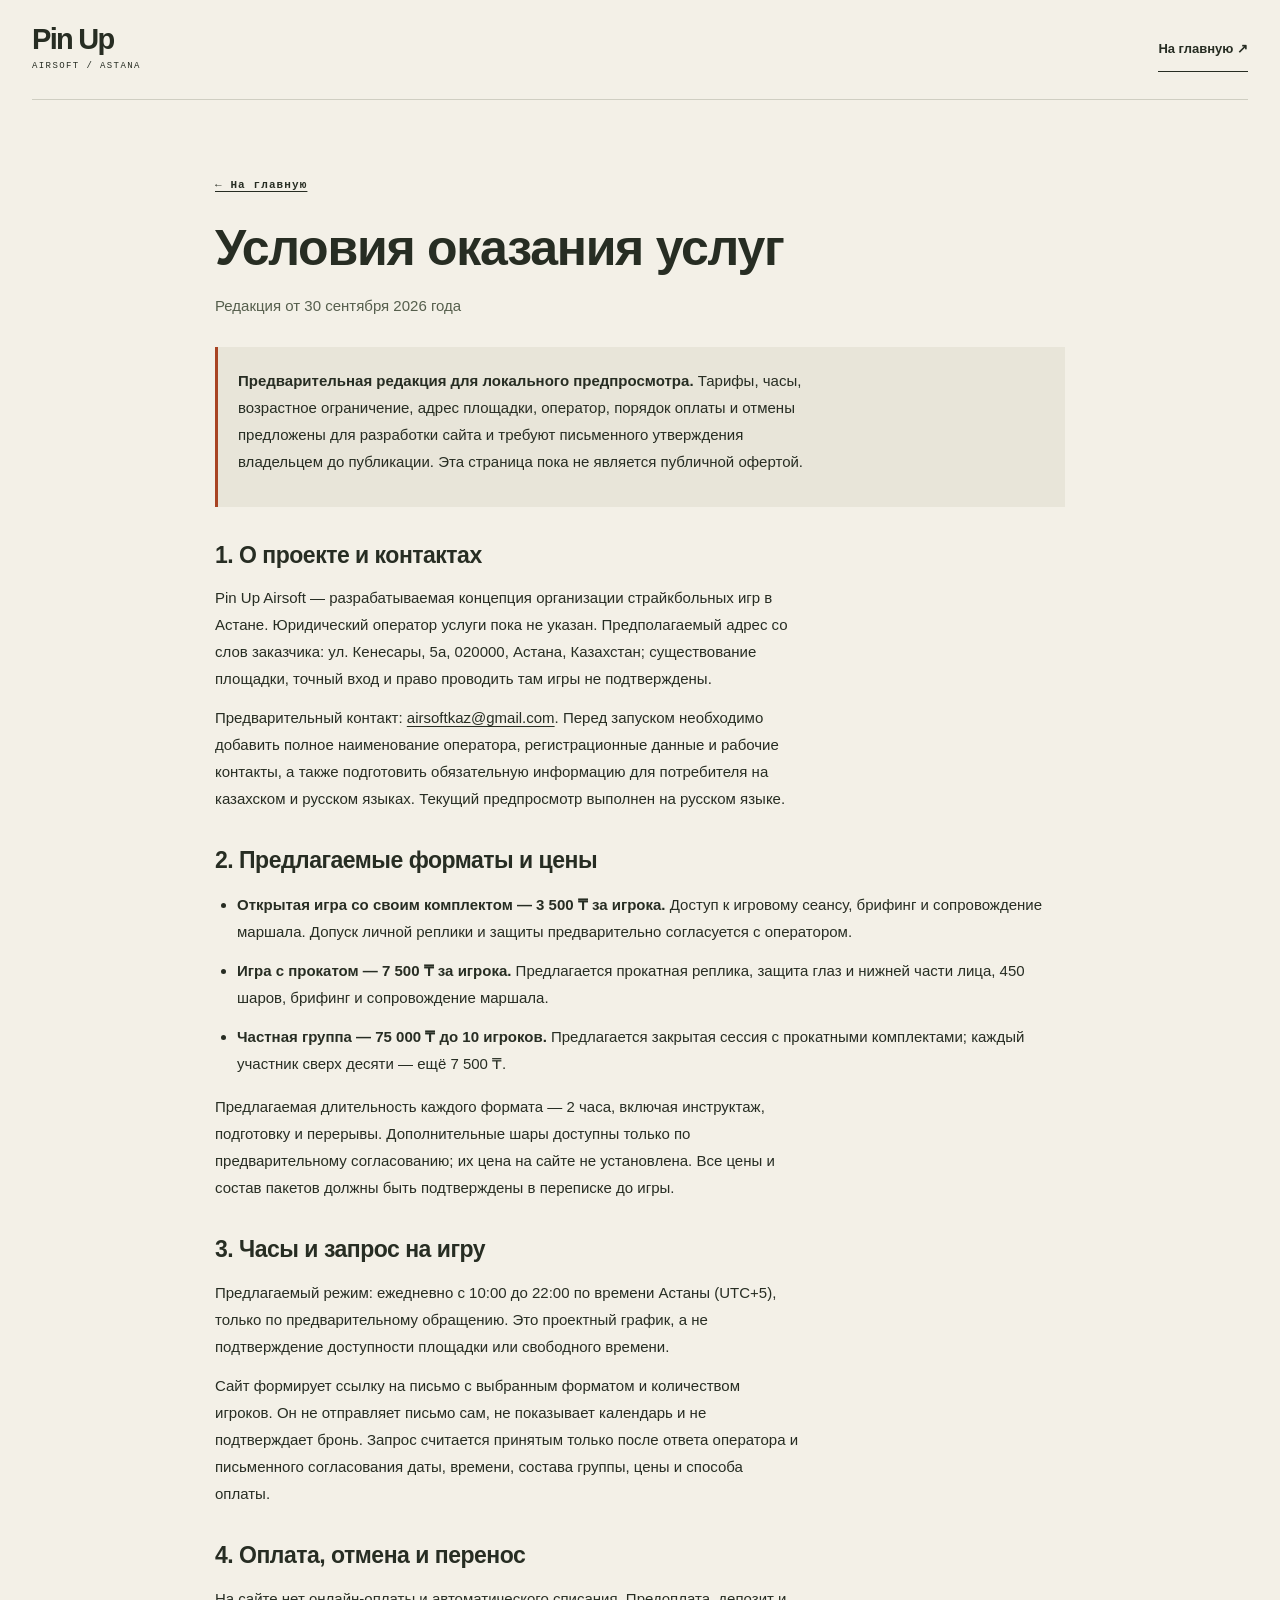
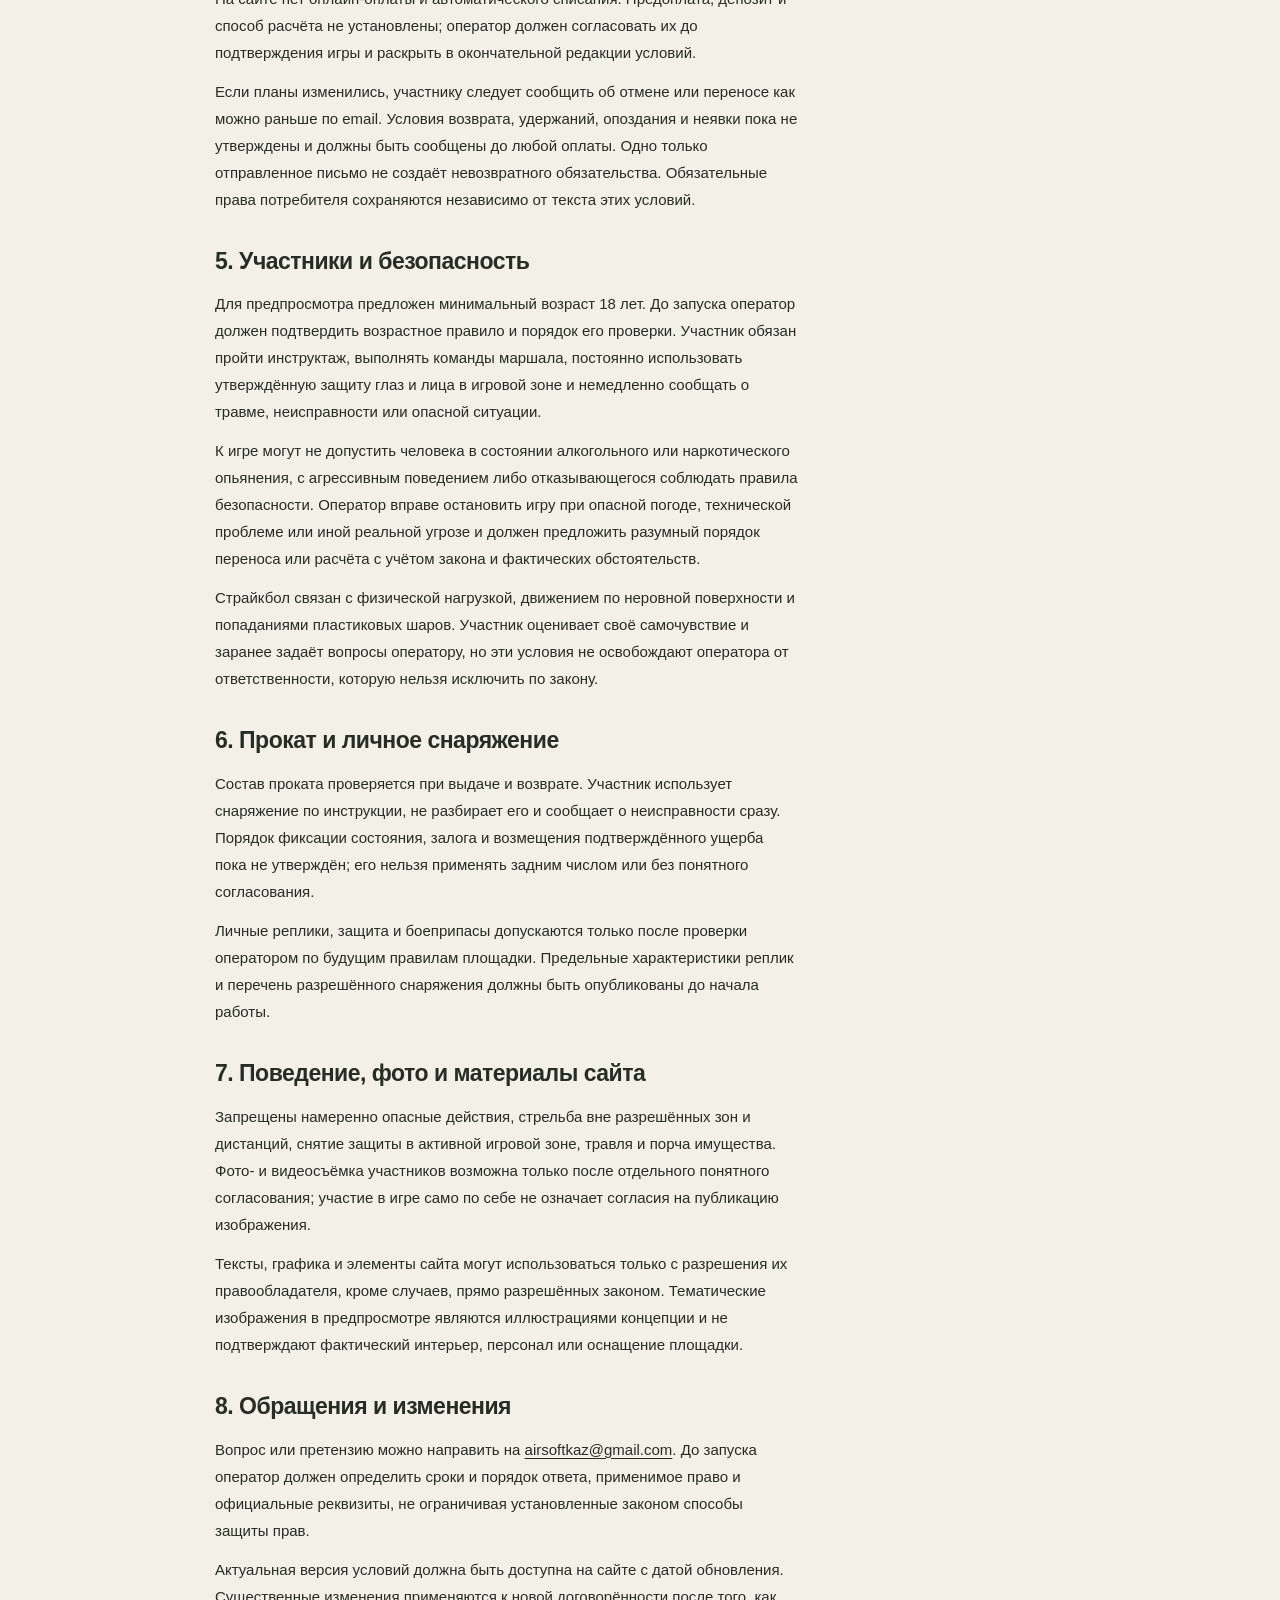
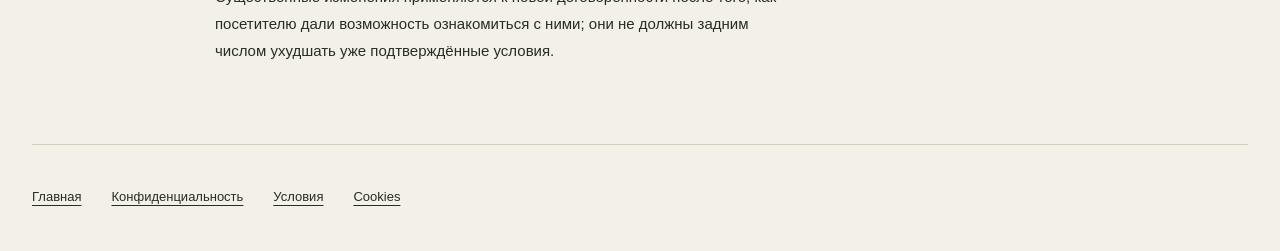
<file: terms.html>
<!doctype html>
<html lang="ru-KZ">
<head>
  <meta charset="utf-8">
  <meta name="viewport" content="width=device-width, initial-scale=1">
  <meta name="robots" content="noindex, nofollow">
  <meta name="description" content="Предварительные условия участия в играх Pin Up Airsoft в Астане: тарифы, запись, отмена, безопасность и прокат.">
  <title>Условия оказания услуг — Pin Up Airsoft Astana</title>
  <link rel="icon" href="assets/icons/mark.svg" type="image/svg+xml">
  <link rel="stylesheet" href="assets/css/styles.css">
</head>
<body class="legal-page">
  <header class="site-header">
    <a class="brand" href="index.html">Pin Up<span>AIRSOFT / ASTANA</span></a>
    <a class="text-link" href="index.html">На главную ↗</a>
  </header>

  <main id="main" class="legal-content">
    <a class="eyebrow" href="index.html">← На главную</a>
    <h1>Условия оказания услуг</h1>
    <p class="legal-date">Редакция от 30 сентября 2026 года</p>
    <div class="legal-notice">
      <p><strong>Предварительная редакция для локального предпросмотра.</strong> Тарифы, часы, возрастное ограничение, адрес площадки, оператор, порядок оплаты и отмены предложены для разработки сайта и требуют письменного утверждения владельцем до публикации. Эта страница пока не является публичной офертой.</p>
    </div>

    <section>
      <h2>1. О проекте и контактах</h2>
      <p>Pin Up Airsoft — разрабатываемая концепция организации страйкбольных игр в Астане. Юридический оператор услуги пока не указан. Предполагаемый адрес со слов заказчика: ул. Кенесары, 5а, 020000, Астана, Казахстан; существование площадки, точный вход и право проводить там игры не подтверждены.</p>
      <p>Предварительный контакт: <a href="mailto:airsoftkaz@gmail.com">airsoftkaz@gmail.com</a>. Перед запуском необходимо добавить полное наименование оператора, регистрационные данные и рабочие контакты, а также подготовить обязательную информацию для потребителя на казахском и русском языках. Текущий предпросмотр выполнен на русском языке.</p>
    </section>

    <section>
      <h2>2. Предлагаемые форматы и цены</h2>
      <ul>
        <li><strong>Открытая игра со своим комплектом — 3 500 ₸ за игрока.</strong> Доступ к игровому сеансу, брифинг и сопровождение маршала. Допуск личной реплики и защиты предварительно согласуется с оператором.</li>
        <li><strong>Игра с прокатом — 7 500 ₸ за игрока.</strong> Предлагается прокатная реплика, защита глаз и нижней части лица, 450 шаров, брифинг и сопровождение маршала.</li>
        <li><strong>Частная группа — 75 000 ₸ до 10 игроков.</strong> Предлагается закрытая сессия с прокатными комплектами; каждый участник сверх десяти — ещё 7 500 ₸.</li>
      </ul>
      <p>Предлагаемая длительность каждого формата — 2 часа, включая инструктаж, подготовку и перерывы. Дополнительные шары доступны только по предварительному согласованию; их цена на сайте не установлена. Все цены и состав пакетов должны быть подтверждены в переписке до игры.</p>
    </section>

    <section>
      <h2>3. Часы и запрос на игру</h2>
      <p>Предлагаемый режим: ежедневно с 10:00 до 22:00 по времени Астаны (UTC+5), только по предварительному обращению. Это проектный график, а не подтверждение доступности площадки или свободного времени.</p>
      <p>Сайт формирует ссылку на письмо с выбранным форматом и количеством игроков. Он не отправляет письмо сам, не показывает календарь и не подтверждает бронь. Запрос считается принятым только после ответа оператора и письменного согласования даты, времени, состава группы, цены и способа оплаты.</p>
    </section>

    <section>
      <h2>4. Оплата, отмена и перенос</h2>
      <p>На сайте нет онлайн-оплаты и автоматического списания. Предоплата, депозит и способ расчёта не установлены; оператор должен согласовать их до подтверждения игры и раскрыть в окончательной редакции условий.</p>
      <p>Если планы изменились, участнику следует сообщить об отмене или переносе как можно раньше по email. Условия возврата, удержаний, опоздания и неявки пока не утверждены и должны быть сообщены до любой оплаты. Одно только отправленное письмо не создаёт невозвратного обязательства. Обязательные права потребителя сохраняются независимо от текста этих условий.</p>
    </section>

    <section>
      <h2>5. Участники и безопасность</h2>
      <p>Для предпросмотра предложен минимальный возраст 18 лет. До запуска оператор должен подтвердить возрастное правило и порядок его проверки. Участник обязан пройти инструктаж, выполнять команды маршала, постоянно использовать утверждённую защиту глаз и лица в игровой зоне и немедленно сообщать о травме, неисправности или опасной ситуации.</p>
      <p>К игре могут не допустить человека в состоянии алкогольного или наркотического опьянения, с агрессивным поведением либо отказывающегося соблюдать правила безопасности. Оператор вправе остановить игру при опасной погоде, технической проблеме или иной реальной угрозе и должен предложить разумный порядок переноса или расчёта с учётом закона и фактических обстоятельств.</p>
      <p>Страйкбол связан с физической нагрузкой, движением по неровной поверхности и попаданиями пластиковых шаров. Участник оценивает своё самочувствие и заранее задаёт вопросы оператору, но эти условия не освобождают оператора от ответственности, которую нельзя исключить по закону.</p>
    </section>

    <section>
      <h2>6. Прокат и личное снаряжение</h2>
      <p>Состав проката проверяется при выдаче и возврате. Участник использует снаряжение по инструкции, не разбирает его и сообщает о неисправности сразу. Порядок фиксации состояния, залога и возмещения подтверждённого ущерба пока не утверждён; его нельзя применять задним числом или без понятного согласования.</p>
      <p>Личные реплики, защита и боеприпасы допускаются только после проверки оператором по будущим правилам площадки. Предельные характеристики реплик и перечень разрешённого снаряжения должны быть опубликованы до начала работы.</p>
    </section>

    <section>
      <h2>7. Поведение, фото и материалы сайта</h2>
      <p>Запрещены намеренно опасные действия, стрельба вне разрешённых зон и дистанций, снятие защиты в активной игровой зоне, травля и порча имущества. Фото- и видеосъёмка участников возможна только после отдельного понятного согласования; участие в игре само по себе не означает согласия на публикацию изображения.</p>
      <p>Тексты, графика и элементы сайта могут использоваться только с разрешения их правообладателя, кроме случаев, прямо разрешённых законом. Тематические изображения в предпросмотре являются иллюстрациями концепции и не подтверждают фактический интерьер, персонал или оснащение площадки.</p>
    </section>

    <section>
      <h2>8. Обращения и изменения</h2>
      <p>Вопрос или претензию можно направить на <a href="mailto:airsoftkaz@gmail.com?subject=Вопрос%20по%20условиям%20игры">airsoftkaz@gmail.com</a>. До запуска оператор должен определить сроки и порядок ответа, применимое право и официальные реквизиты, не ограничивая установленные законом способы защиты прав.</p>
      <p>Актуальная версия условий должна быть доступна на сайте с датой обновления. Существенные изменения применяются к новой договорённости после того, как посетителю дали возможность ознакомиться с ними; они не должны задним числом ухудшать уже подтверждённые условия.</p>
    </section>
  </main>

  <footer class="site-footer">
    <a href="index.html">Главная</a>
    <a href="privacy.html">Конфиденциальность</a>
    <a href="terms.html" aria-current="page">Условия</a>
    <a href="cookies.html">Cookies</a>
  </footer>
</body>
</html>
</file>
<file: assets/css/styles.css>
:root{--paper:#f3f0e7;--ink:#272d23;--olive:#303b29;--accent:#a84423;--muted:#555e4c;--line:#cfcec2;--white:#fffdf6;--display:Impact,'Arial Narrow','Helvetica Neue',Arial,sans-serif;--body:Arial,'Helvetica Neue',sans-serif;--mono:'Courier New',monospace}
*{box-sizing:border-box}html{scroll-behavior:smooth;scroll-padding-top:24px}body{margin:0;background:var(--paper);color:var(--ink);font-family:var(--body);font-size:16px;line-height:1.6}button,input,select{font:inherit}button,a,input,select,summary{-webkit-tap-highlight-color:transparent}a{color:inherit;text-decoration:none}button{cursor:pointer}img{display:block;max-width:100%;height:auto}figure,p,h1,h2,h3{margin:0}h1,h2{font-family:var(--display);font-weight:800;line-height:1;letter-spacing:-.025em}h3{line-height:1.2;letter-spacing:-.025em}p{max-width:70ch}a,button,summary{touch-action:manipulation}:focus-visible{outline:3px solid var(--accent);outline-offset:5px}::selection{background:#d7dfb9;color:var(--ink)}.skip-link{position:fixed;top:-100px;left:16px;background:var(--white);padding:12px;z-index:20}.skip-link:focus{top:12px}.section-shell{width:calc(100% - 36px);max-width:1328px;margin-inline:auto}.section-space{padding-block:72px}.preview-strip{text-align:center;font-size:10px;letter-spacing:.04em;padding:7px 14px;background:#dfdfd2;color:#4c5444}.site-header{width:calc(100% - 36px);max-width:1328px;margin:auto;min-height:90px;display:flex;align-items:center;justify-content:space-between;gap:20px;flex-wrap:wrap;padding-block:19px}.brand{display:flex;align-items:center;gap:9px;font-size:29px;font-weight:900;letter-spacing:-1.7px;line-height:1}.brand>span:not(.brand-name){display:block}.brand-name>span,.site-footer .brand>span,.legal-page .brand>span{display:block;font:9px/1.5 var(--mono);letter-spacing:1.4px;margin-top:6px}.site-footer .brand,.legal-page .brand{display:block}.menu-toggle{border:1px solid var(--line);padding:9px 13px;background:transparent;font-size:13px;min-height:44px;display:none}.js .menu-toggle{display:block}.menu-toggle span{margin-left:12px;font-size:20px}.site-header nav{order:3;display:flex;flex-wrap:wrap;width:100%;gap:10px 22px;border-top:1px solid var(--line);padding-top:10px}.site-header nav a{font-size:13px;min-height:44px;display:flex;align-items:center}.js .site-header nav{display:none}.js .site-header nav.is-open{display:flex}.header-cta{display:none}.eyebrow{font:11px/1.6 var(--mono);letter-spacing:.1em;font-weight:600}.status-dot{display:inline-block;width:7px;height:7px;border-radius:50%;background:var(--accent);margin-right:7px}.hero{padding-top:20px}.hero-copy{padding-bottom:36px}.hero h1{font-size:clamp(54px,11.5vw,96px);line-height:.99;margin-top:23px}.hero h1>span{color:var(--accent)}.hero-description{font-size:15px;line-height:1.7;margin-top:26px;max-width:41ch}.hero-actions{display:flex;align-items:center;gap:15px 24px;flex-wrap:wrap;margin-top:25px}.button{min-height:52px;display:inline-flex;justify-content:space-between;align-items:center;gap:25px;padding:13px 20px;font-size:13px;font-weight:700;border:1px solid transparent;transition:background .2s,transform .2s}.button span{font-size:23px;font-weight:400}.button:hover{transform:translateY(-2px)}.button-dark{color:var(--paper);background:var(--olive)}.button-dark:hover{background:#49543e}.text-link{display:inline-flex;align-items:center;justify-content:space-between;gap:16px;border-bottom:1px solid currentColor;min-height:44px;font-size:13px;font-weight:600}.text-link:hover{color:var(--accent)}.hero-stamp{display:none}.hero-visual{position:relative;min-width:0;padding-bottom:28px}.hero-visual>img{width:100%;height:420px;object-fit:cover;object-position:64% 50%}.photo-label{position:absolute;top:15px;left:15px;right:15px;display:flex;justify-content:space-between;align-items:center;color:var(--white);font:10px var(--mono);letter-spacing:.12em;text-shadow:0 1px 6px #000}.photo-label>span:last-child{font:30px var(--body)}figcaption{font:10px/1.5 var(--mono);color:var(--muted);margin-top:9px}.image-index{display:none}.facts-strip{display:grid;grid-template-columns:repeat(2,minmax(0,1fr));margin-top:7px;border-top:1px solid var(--line);border-bottom:1px solid var(--line)}.facts-strip p{padding:20px 8px;display:flex;flex-direction:column;gap:5px}.facts-strip p:nth-child(odd){border-right:1px solid var(--line)}.facts-strip p:nth-child(-n+2){border-bottom:1px solid var(--line)}.facts-strip strong{font-size:20px;letter-spacing:-.5px}.facts-strip span{font-size:11px;color:var(--muted);line-height:1.5}.section-heading h2{font-size:clamp(36px,6vw,57px);margin-block:17px 22px}.section-heading>p:last-child,.horizontal>p{color:var(--muted);font-size:15px;max-width:44ch}.steps{margin-top:37px;display:grid;gap:28px}.steps article{border-top:1px solid var(--line);padding-top:20px;position:relative}.step-number{font:12px var(--mono);color:var(--accent)}.steps h3{font-size:23px;margin:17px 0 13px}.steps p{color:var(--muted);font-size:14px;max-width:35ch}.formats{background:#e9e8de;border-top:1px solid var(--line)}.horizontal{display:flex;flex-direction:column;gap:5px;margin-bottom:32px}.price-list{border-top:1px solid #a9ae9d}.price-row{display:grid;gap:20px;padding:26px 16px;border-bottom:1px solid #bfc3b3}.price-row.featured{background:#dde1ce}.row-index{font:10px/1.7 var(--mono);letter-spacing:.04em;color:#536047;display:block}.price-name h3{font-size:29px;margin-top:11px}.small-tag{display:inline-block;background:var(--olive);color:var(--paper);font-size:9px;padding:3px 5px;margin-left:5px}.price-details p{font-size:14px;line-height:1.6;max-width:45ch}.price-details .muted{font-size:12px;margin-top:10px;color:#535b49}.price-action{display:grid;grid-template-columns:1fr auto;column-gap:15px}.price{font-size:33px;letter-spacing:-1.2px;font-weight:700;line-height:1.2}.price span{font-size:24px;font-weight:400}.price-action>span{grid-column:1;font-size:11px;color:var(--muted);margin-top:4px}.price-action .text-link{grid-column:2;grid-row:1 / 3}.price-note{font-size:12px;color:var(--muted);margin-top:20px;max-width:90ch}.calculator{margin-top:48px;background:var(--olive);color:var(--paper);padding:30px 22px;display:grid;gap:30px}.calculator .eyebrow{color:#c3cbb4}.calculator h2{font-size:35px;line-height:1.08;margin:17px 0}.calculator-intro>p:last-child{font-size:14px;color:#d4d9c9;max-width:37ch}.calculator-controls{display:grid;grid-template-columns:1fr;gap:17px}.field label{display:block;font-size:12px;margin-bottom:8px}.field select{width:100%;min-height:51px;border:1px solid #88937c;background:#3e4a35;color:var(--white);border-radius:0;padding:10px 30px 10px 12px;font-size:13px}.stepper{display:flex;max-width:205px;border:1px solid #88937c;min-height:51px}.stepper button{background:transparent;border:0;color:var(--paper);min-width:49px;font-size:23px}.stepper button:hover{background:#566349}.stepper button:disabled{opacity:.4;cursor:default}.stepper input{width:100%;min-width:0;text-align:center;color:var(--white);background:transparent;border:0;border-inline:1px solid #88937c;border-radius:0;appearance:textfield;font-size:16px}.stepper input::-webkit-inner-spin-button,.stepper input::-webkit-outer-spin-button{-webkit-appearance:none;margin:0}.calculator-note{font-size:11px;line-height:1.6;color:#c4ccb8;max-width:48ch}.calculator-total{border-top:1px solid #66715a;padding-top:24px}.calculator-total>span{font-size:11px;color:#d4d9c9}.calculator-total output{display:block;font-weight:700;font-size:43px;letter-spacing:-1.5px;line-height:1.3;margin:9px 0}.calculator-total #cost-detail{font-size:12px;margin-bottom:20px;min-height:20px}.button-light{background:#e6e8d5;color:var(--ink);width:100%;margin-bottom:12px}.button-light:hover{background:#fffdf0}.calculator :focus-visible{outline-color:#f5b995}.no-js-note{font-size:14px}.no-js-note a{text-decoration:underline}.preparation{display:grid;gap:36px}.gear-visual{position:relative}.gear-visual img{height:400px;width:100%;object-fit:cover;object-position:center}.gear-caption{position:absolute;top:22px;left:22px;font:800 38px/.99 var(--display);letter-spacing:-.02em;color:#fff7e8;text-shadow:0 2px 8px #000b}.prepare-copy h2{font-size:clamp(36px,5vw,52px);margin:16px 0 25px}.prepare-copy>p:not(.eyebrow){font-size:15px;color:var(--muted);margin-bottom:22px}.rule{display:flex;gap:17px;padding:19px 0;border-top:1px solid var(--line)}.rule>span{font:11px var(--mono);padding-top:4px;color:var(--accent)}.rule h3{font-size:18px;margin-bottom:8px}.rule p{font-size:13px;color:var(--muted)}.prepare-copy>.text-link{margin-top:10px}.faq{border-top:1px solid var(--line);display:grid;gap:35px}.faq .section-heading>p:not(.eyebrow){font-size:15px;color:var(--muted);max-width:32ch;margin-bottom:20px}.faq-list{border-top:1px solid var(--line)}details{border-bottom:1px solid var(--line)}summary{font-size:15px;font-weight:600;cursor:pointer;list-style:none;display:flex;gap:20px;align-items:center;justify-content:space-between;padding:22px 0}summary::-webkit-details-marker{display:none}summary:after{content:'+';font:24px var(--body);font-weight:400;flex-shrink:0}details[open] summary:after{content:'−'}details>p{font-size:14px;color:var(--muted);padding:0 28px 22px 0;line-height:1.8}.contacts{background:#e2e5d5;padding:54px 0 45px;border-top:1px solid #bac2aa}.contact-top{display:flex;align-items:center;justify-content:space-between;gap:20px;margin:23px 0}.contacts h2{font-size:clamp(36px,6.1vw,78px);line-height:1.04}.contacts h2 span{color:#5d694c}.round-arrow{display:none}.contact-intro{font-size:15px;max-width:51ch;color:#535d46}.contact-grid{display:grid;gap:28px;margin-top:38px;padding-top:27px;border-top:1px solid #b1baa1}.contact-grid .eyebrow{display:block;color:#576248;font-size:10px;margin-bottom:12px}.email-link{font-size:clamp(19px,2.1vw,27px);letter-spacing:-.7px;display:inline-block;min-height:44px}.email-link:hover{text-decoration:underline}.contact-grid p:not(.hours){font-size:11px;color:#5c664e;margin-top:12px;max-width:35ch}.contact-grid address,.hours{font-style:normal;font-size:20px;line-height:1.5;letter-spacing:-.3px}.contact-grid .text-link{font-size:12px}.site-footer{width:calc(100% - 36px);max-width:1328px;margin:auto;padding:34px 0;display:flex;flex-wrap:wrap;gap:25px;align-items:center}.site-footer>.brand{font-size:25px}.site-footer>p{font-size:11px;max-width:16ch;color:var(--muted)}.site-footer nav{display:flex;flex-wrap:wrap;gap:6px 18px;width:100%}.site-footer nav a{font-size:11px;min-height:44px;display:flex;align-items:center;text-decoration:underline;text-underline-offset:4px}.copyright{font:10px var(--mono);color:var(--muted)}.legal-page .site-header{border-bottom:1px solid var(--line)}.legal-content{max-width:850px;width:calc(100% - 36px);margin:45px auto 80px}.legal-content h1{font-family:var(--body);font-size:clamp(29px,5vw,50px);overflow-wrap:anywhere;line-height:1.1;margin-top:25px}.legal-date{color:var(--muted);font-size:13px;margin-top:16px}.legal-notice{border-left:3px solid var(--accent);background:#e8e5d9;padding:20px;margin:28px 0;font-size:14px}.legal-content section{margin-top:34px}.legal-content h2{font-family:var(--body);font-size:23px;letter-spacing:-.5px;margin-bottom:15px;line-height:1.25}.legal-content p,.legal-content li{font-size:15px;line-height:1.8;margin-bottom:12px}.legal-content a{text-decoration:underline;text-underline-offset:3px;overflow-wrap:anywhere}.legal-content ul{padding-left:22px}.legal-content table{border-collapse:collapse;width:100%;font-size:13px}.legal-content td,.legal-content th{text-align:left;padding:10px;border:1px solid var(--line);overflow-wrap:anywhere}.legal-page .site-footer{border-top:1px solid var(--line)}
@media(min-width:600px){.section-shell,.site-header,.site-footer{width:calc(100% - 64px)}.hero-visual>img{height:520px}.hero-copy{padding-top:10px}.hero h1{font-size:90px}.facts-strip p{padding:22px}.facts-strip strong{font-size:25px}.steps{grid-template-columns:repeat(3,minmax(0,1fr));gap:24px}.steps h3{font-size:21px}.steps p{font-size:13px}.calculator{padding:38px}.calculator-controls{grid-template-columns:1fr 190px}.calculator-controls>.calculator-note{grid-column:1 / -1}.gear-visual img{height:520px}.price-row{grid-template-columns:1fr 150px;gap:20px 35px;padding:28px}.price-name{grid-column:1}.price-details{grid-column:1}.price-action{grid-column:2;grid-row:1 / 3;display:flex;flex-direction:column;align-items:flex-start;justify-content:center}.price-action .text-link{margin-top:13px}.contact-grid{grid-template-columns:1fr 1fr}.contact-grid>div:first-child{grid-column:1 / -1}.site-footer nav{width:auto}.round-arrow{width:85px;height:85px;flex-shrink:0;border:1px solid #7c8a68;border-radius:50%;display:flex;align-items:center;justify-content:center;font-size:50px}.round-arrow:hover{background:#cad1b9}}
@media(min-width:1000px){.section-space{padding-block:96px}.site-header{min-height:100px;flex-wrap:nowrap}.js .menu-toggle{display:none}.site-header nav,.js .site-header nav{display:flex;order:0;width:auto;border:0;padding:0;gap:28px}.header-cta{display:flex;align-items:center;gap:20px;border:1px solid var(--ink);padding:10px 17px;font-size:12px;font-weight:600;min-height:44px}.header-cta:hover{background:var(--olive);color:var(--paper)}.hero{display:grid;grid-template-columns:1fr 1.04fr;gap:34px;padding-top:25px}.hero-copy{padding-block:15px 30px;display:flex;flex-direction:column;align-items:flex-start}.hero .eyebrow{font-size:10px}.hero h1{font-size:clamp(69px,6.6vw,96px);line-height:1.02;margin-top:28px}.hero-description{font-size:15px;margin-top:26px;max-width:43ch}.hero-actions{margin-top:27px;gap:22px}.hero-actions .text-link{font-size:12px}.hero-stamp{display:flex;align-items:center;gap:12px;font:9px/1.6 var(--mono);letter-spacing:.08em;color:var(--muted);margin-top:35px}.stamp-cross{font:40px/1 var(--body);color:var(--accent)}.hero-visual>img{height:100%;min-height:610px;max-height:690px;object-position:64%}.hero-visual{padding-bottom:28px}.image-index{display:block;position:absolute;right:15px;bottom:50px;color:var(--white);font:10px var(--mono);writing-mode:vertical-rl;letter-spacing:.14em}.photo-label{top:20px;left:22px;right:22px}.facts-strip{grid-template-columns:repeat(4,minmax(0,1fr));margin-top:27px}.facts-strip p{padding:24px 27px}.facts-strip p:nth-child(-n+2){border-bottom:0}.facts-strip p:not(:last-child){border-right:1px solid var(--line)}.facts-strip p:first-child{padding-left:0}.facts-strip strong{font-size:24px}.first-game{display:grid;grid-template-columns:1fr 1.5fr;gap:65px}.section-heading h2{font-size:48px}.steps{margin-top:43px;gap:28px}.steps h3{font-size:22px}.steps p{font-size:14px}.horizontal{flex-direction:row;align-items:flex-end;justify-content:space-between;gap:70px;margin-bottom:42px}.horizontal h2{font-size:57px;margin-bottom:0}.horizontal>p{max-width:39ch;font-size:15px;margin-bottom:5px}.price-row{grid-template-columns:1fr 1.25fr .7fr;align-items:center;gap:55px;padding:32px}.price-name{grid-column:auto}.price-details{grid-column:auto}.price-action{grid-column:auto;grid-row:auto;align-items:flex-end}.price{font-size:38px}.price-name h3{font-size:31px}.row-index{font-size:10px}.small-tag{margin-left:0;margin-top:7px}.calculator{display:grid;grid-template-columns:1.1fr 1fr .9fr;gap:32px;padding:42px;margin-top:60px;align-items:center}.calculator h2{font-size:32px}.calculator-controls{grid-template-columns:1fr}.calculator-total{border-top:0;border-left:1px solid #66715a;padding:5px 0 5px 30px}.calculator-total output{font-size:43px}.preparation{grid-template-columns:1fr 1.07fr;gap:80px;align-items:center;padding-top:110px}.gear-visual img{height:610px}.gear-caption{font-size:52px;top:27px;left:28px}.prepare-copy h2{font-size:48px}.faq{grid-template-columns:1fr 1.35fr;gap:100px}.faq .section-heading h2{font-size:51px}.contacts{padding-block:65px 55px}.contact-top{margin-block:26px}.round-arrow{width:114px;height:114px;font-size:65px;margin-right:35px}.contact-grid{grid-template-columns:1.4fr 1fr 1fr;gap:65px;margin-top:47px;padding-top:32px}.contact-grid>div:first-child{grid-column:auto}.site-footer{gap:30px;padding-block:31px}.site-footer nav{margin-left:auto;gap:18px}.copyright{width:100%;text-align:right;margin-top:-16px}.legal-content{margin-top:70px}}
@media(min-width:1400px){.hero{gap:55px}.hero h1{font-size:100px}.hero-description{font-size:16px}.hero-visual>img{min-height:662px}.hero-stamp{margin-top:42px}.small-tag{margin-left:7px;margin-top:0}.calculator{gap:50px}.calculator h2{font-size:36px}.calculator-total output{font-size:48px}}
@media(prefers-reduced-motion:reduce){html{scroll-behavior:auto}*,*:before,*:after{transition:none!important;animation:none!important}.button:hover{transform:none}}
@media print{.preview-strip,.menu-toggle,.header-cta,.calculator,.round-arrow{display:none}.hero,.preparation,.faq,.first-game{display:block}.hero-visual img,.gear-visual img{height:260px}.section-space{padding-block:25px}details>p{display:block}.contacts{background:transparent}body{background:white;color:black}}

/* The calculator requires JavaScript; prices and email remain available without it. */
html:not(.js) .calculator-controls,html:not(.js) .calculator-total{display:none}
.legal-page .site-footer>a{display:inline-flex;align-items:center;min-height:44px;font-size:13px;text-decoration:underline;text-underline-offset:4px}
/* Reserve the enhanced navigation layout before the deferred script executes. */
@media (scripting:enabled) and (max-width:999px){.menu-toggle{display:block}.site-header nav{display:none}.site-header nav.is-open{display:flex}}
.photo-label>span:first-child{background:var(--olive);padding:6px 8px;text-shadow:none}.image-index{background:var(--olive);padding:8px 5px;text-shadow:none}.gear-caption{background:var(--olive);padding:13px 16px;text-shadow:none}

.button[aria-disabled="true"]{opacity:.55;pointer-events:none}.stepper input[aria-invalid="true"]{box-shadow:inset 0 0 0 2px #f5b995}
</file>
